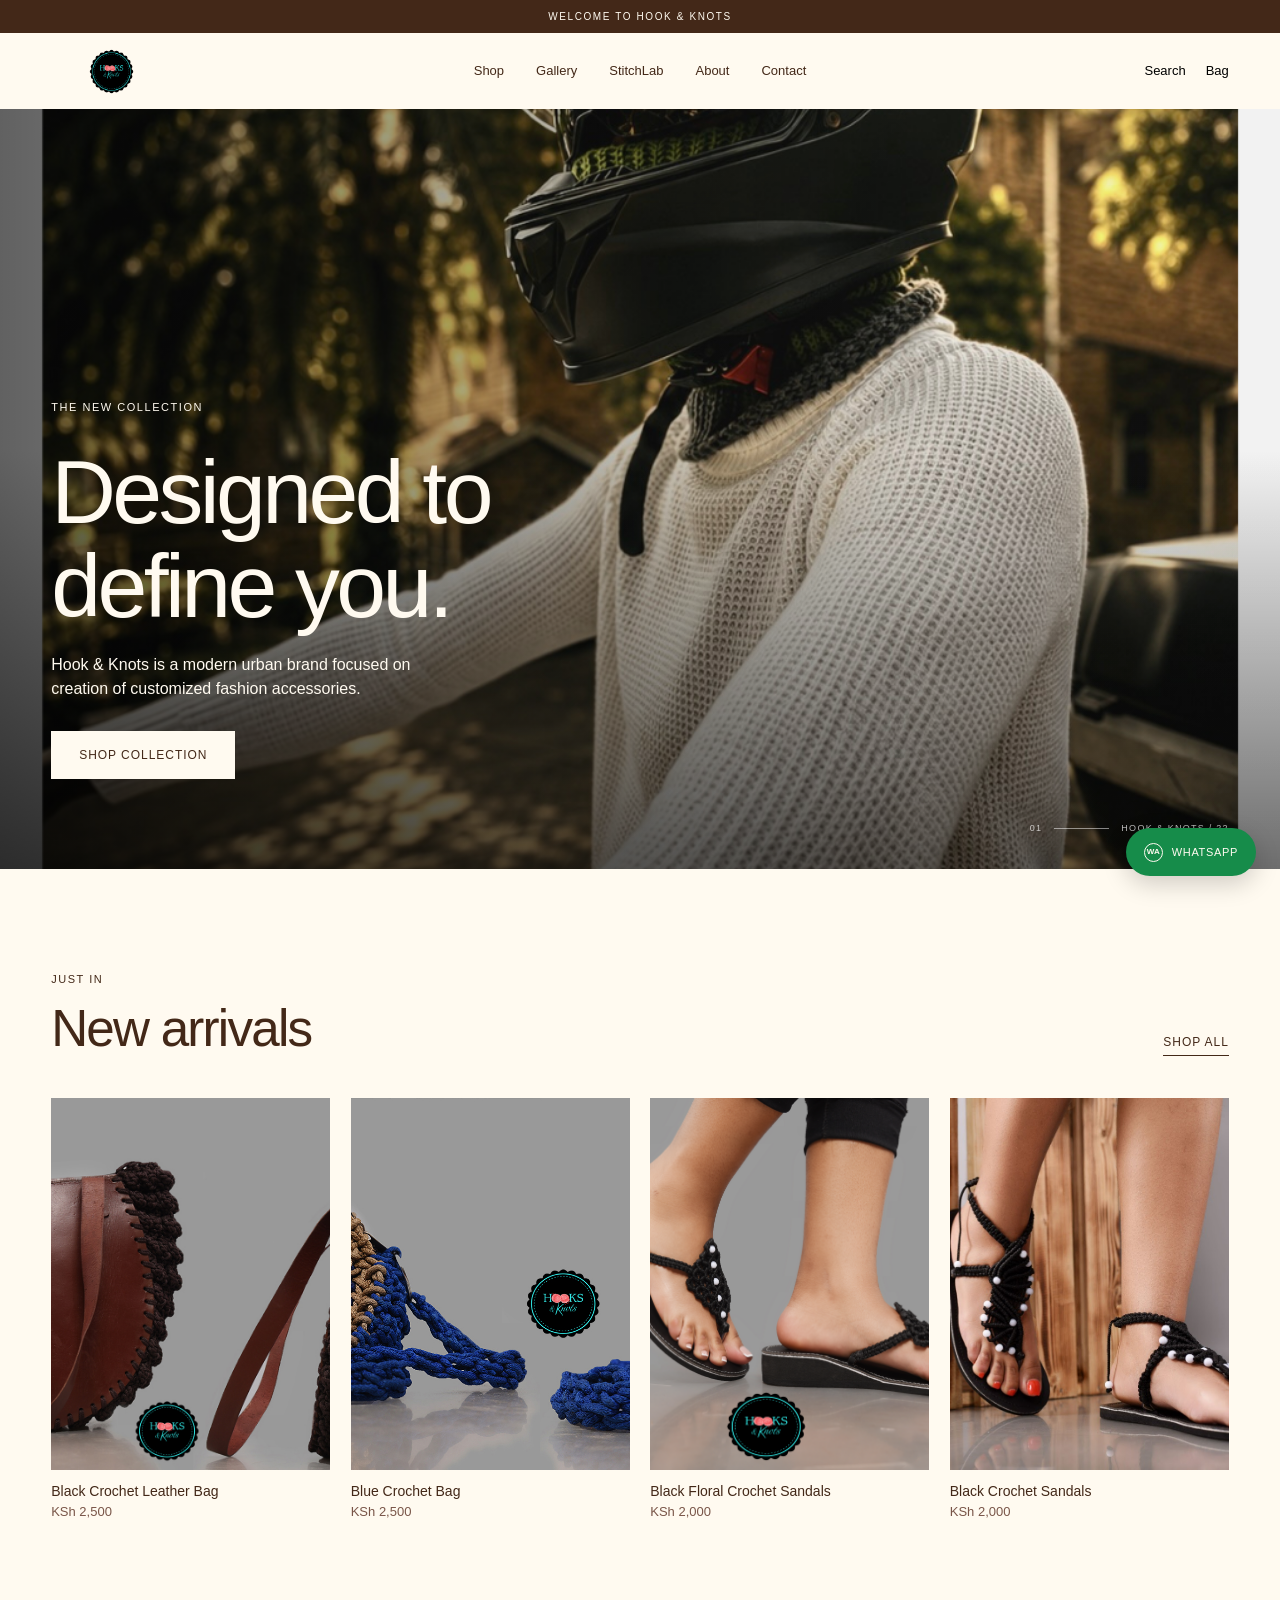
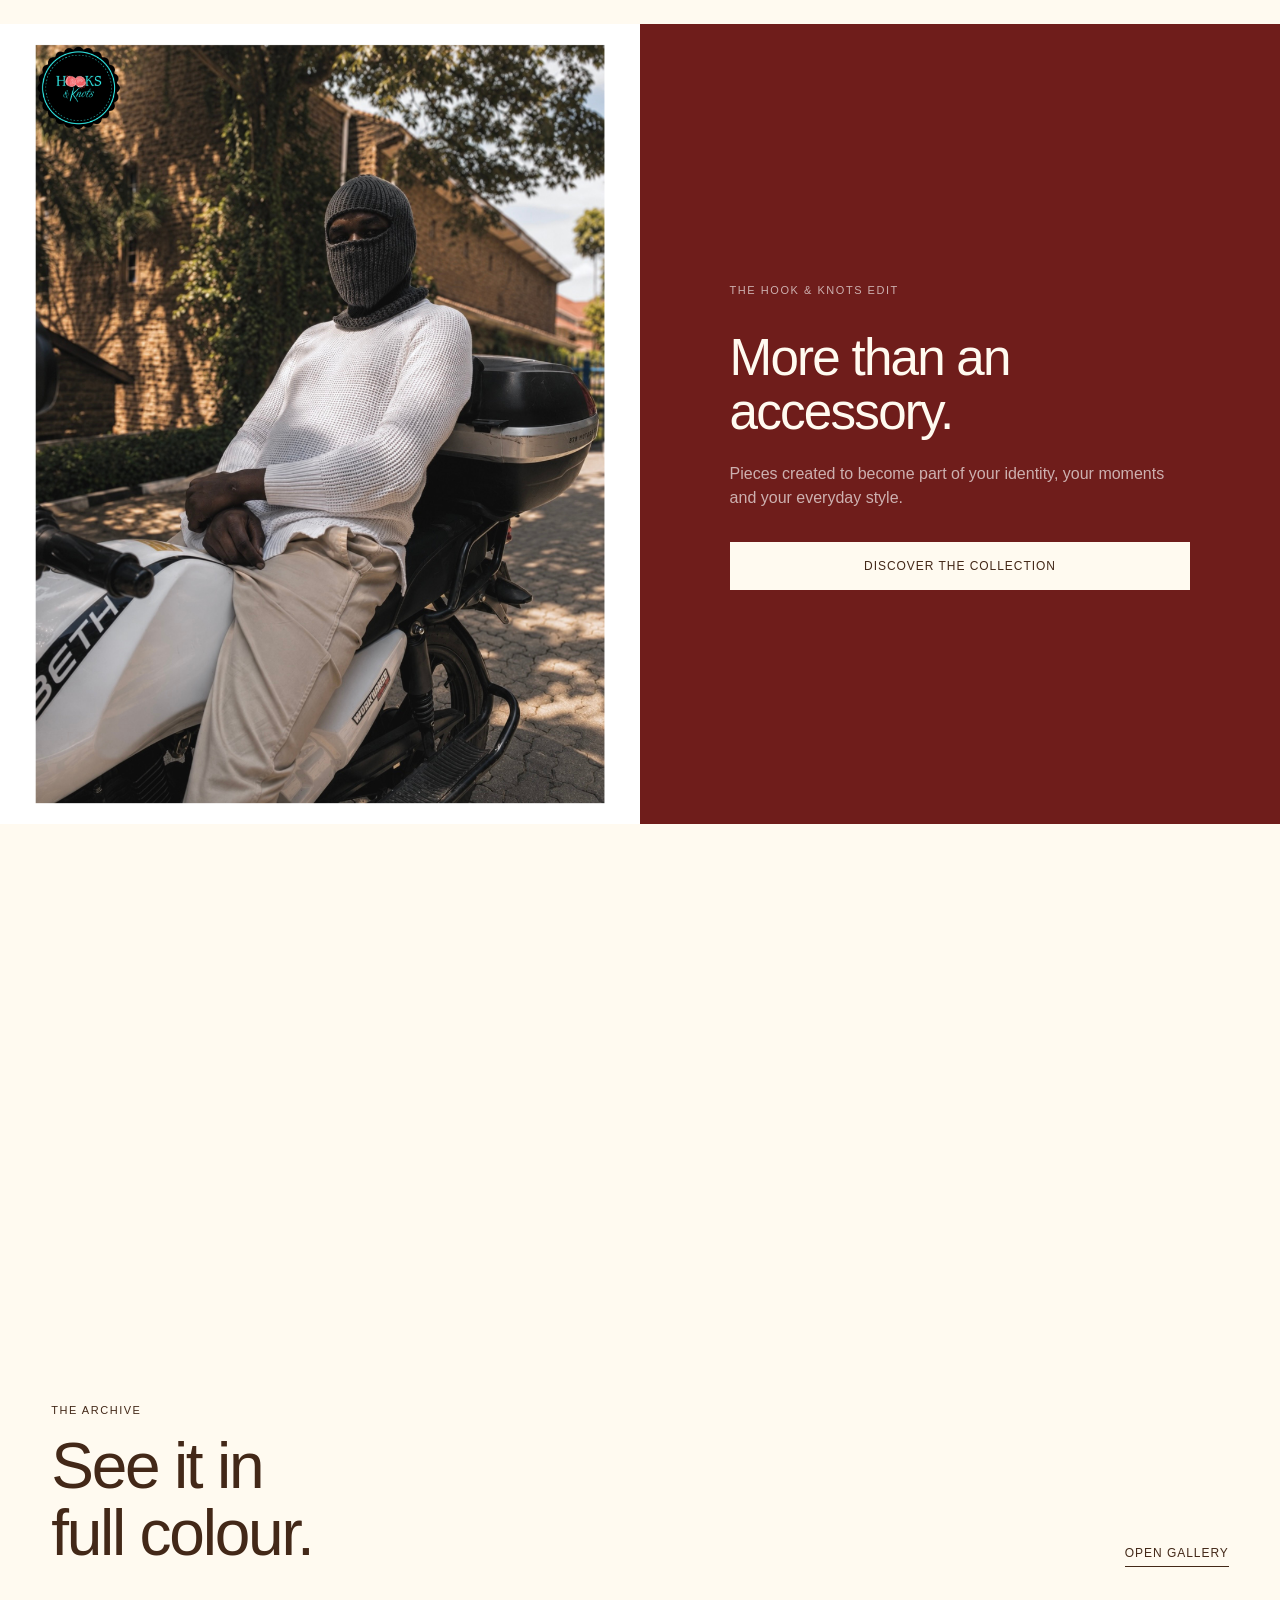
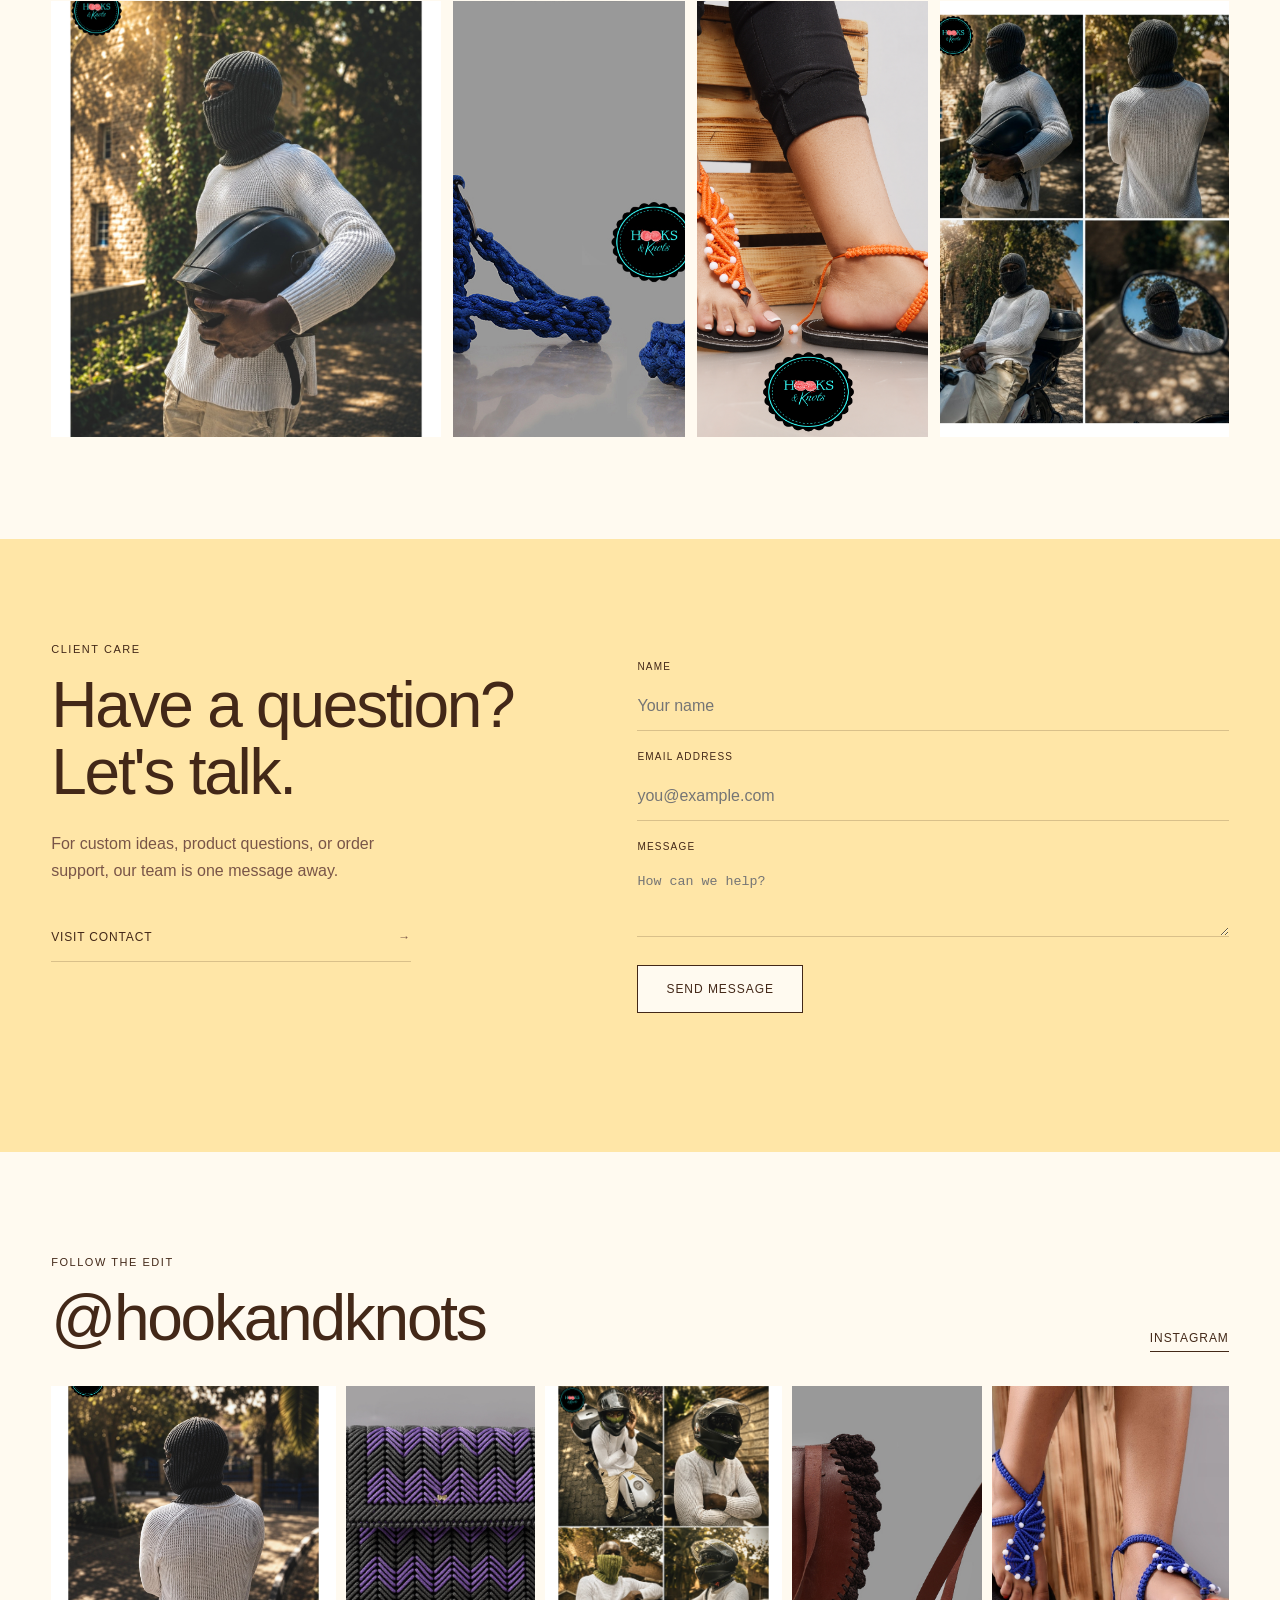
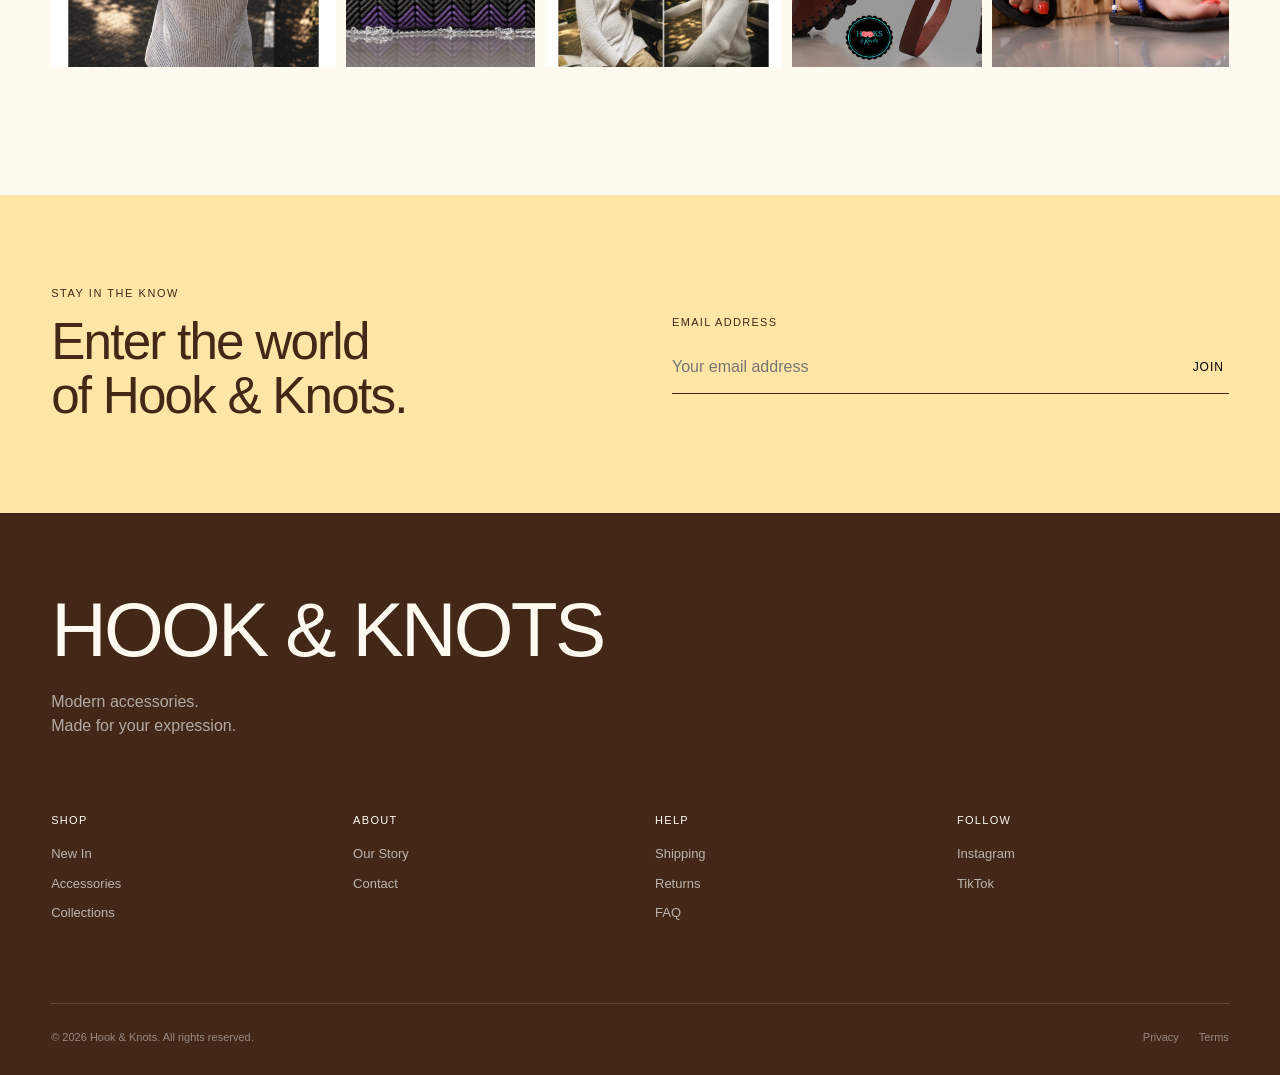
<file: index.html>
<!DOCTYPE html>
<html lang="en">
<head>
    <meta charset="UTF-8">
    <meta name="viewport" content="width=device-width, initial-scale=1.0">

    <meta
        name="description"
        content="Hook & Knots — modern fashion accessories designed for the woman who defines her own style."
    >

    <title>Hook & Knots — Modern Fashion Accessories</title>

    <link rel="stylesheet" href="css/style.css">
</head>

<body>

    <!-- =========================================
         ANNOUNCEMENT BAR
    ========================================== -->

    <div class="announcement-bar">
        <p>WELCOME TO HOOK & KNOTS</p>
    </div>


    <!-- =========================================
         HEADER
    ========================================== -->


    <header class="site-header">

<a href="/" class="logo">
    <img src="images/logo .png" alt="Hook & Knots" class="site-logo">
</a>
    <nav class="desktop-nav">

        <a href="shop.html">Shop</a>

        <a href="gallery.html">Gallery</a>

        <a href="stitchlab.html">StitchLab</a>

        <a href="about.html">About</a>

        <a href="contact.html">Contact</a>

    </nav>

    <div class="header-actions">

        <button
            class="icon-button"
            aria-label="Search"
            id="searchButton"
        >
            Search
        </button>

        <button
            class="icon-button"
            aria-label="Shopping bag"
            id="bagButton"
        >
            Cart
        </button>

        <button
            class="menu-button"
            aria-label="Open menu"
            id="menuButton"
        >
            Menu
        </button>

    </div>

</header>

<!-- =========================================
         MOBILE MENU
    ========================================== -->

    <div class="mobile-menu" id="mobileMenu">

        <button
            class="close-menu"
            id="closeMenu"
            aria-label="Close menu"
        >
            Close
        </button>

        <nav>
            <a href="shop.html">Shop</a>
            <a href="gallery.html">Gallery</a>
            <a href="stitchlab.html">StitchLab</a>
            <a href="about.html">About</a>
            <a href="contact.html">Contact</a>
        </nav>

    </div>


    <main>

        <!-- =====================================
             HERO
        ====================================== -->

        <section class="hero" aria-label="Hook & Knots visual collection">
            <div class="hero-slideshow" id="heroSlideshow" aria-live="polite">
                <div class="hero-slide is-active">
                    <img src="images/Culture7.png" alt="Hook & Knots fashion campaign">
                </div>
            </div>
            <div class="hero-shade"></div>
            <div class="hero-content">

                <p class="eyebrow">THE NEW COLLECTION</p>

                <h1>
                    Designed to<br>
                    define you.
                </h1>

                <p>
                    Hook & Knots is a modern urban brand focused on creation of customized fashion accessories.
                </p>

                <a href="#shop" class="button">
                    Shop Collection
                </a>

            </div>

            <div class="hero-status" aria-hidden="true">
                <span id="heroSlideNumber">01</span>
                <span class="hero-status-line"></span>
                <span>HOOK &amp; KNOTS / 22</span>
            </div>

        </section>


        <!-- =====================================
             NEW ARRIVALS
        ====================================== -->

        <section class="section products-section" id="new">

            <div class="section-heading">

                <div>
                    <p class="eyebrow">JUST IN</p>
                    <h2>New arrivals</h2>
                </div>

                <a href="#" class="text-link">
                    Shop all
                </a>

            </div>


            <div class="product-grid">

                <div class="product-card">
    <a href="product.html">
        <div class="product-image">
            <img src="images/black crochet brown leather bag.jpg"
                 alt="Black Crochet Brown Leather Bag">
        </div>

        <div class="product-info">
            <h3>Black Crochet Leather Bag</h3>
            <p>KSh 2,500</p>
        </div>
    </a>
</div>

<div class="product-card">
    <a href="product.html">
        <div class="product-image">
            <img src="images/Blue crochet bag.jpg"
                 alt="Blue Crochet Bag">
        </div>

        <div class="product-info">
            <h3>Blue Crochet Bag</h3>
            <p>KSh 2,500</p>
        </div>
    </a>
</div>

<div class="product-card">
    <a href="product.html">
        <div class="product-image">
            <img src="images/Black Sandals floral crochet design.JPG"
                 alt="Black Floral Crochet Sandals">
        </div>

        <div class="product-info">
            <h3>Black Floral Crochet Sandals</h3>
            <p>KSh 2,000</p>
        </div>
    </a>
</div>

<div class="product-card">
    <a href="product.html">
        <div class="product-image">
            <img src="images/product black crochet sandles .jpg"
                 alt="Black Crochet Sandals">
        </div>

        <div class="product-info">
            <h3>Black Crochet Sandals</h3>
            <p>KSh 2,000</p>
        </div>
    </a>
</div>

            </div>

        </section>


        <!-- =====================================
             EDITORIAL / CAMPAIGN
        ====================================== -->

        <section class="editorial" id="collections">

            <div class="editorial-image ">
                <img src="images/culture3.png"
                 alt="Black Crochet Sandals">
                
            </div>

            <div class="editorial-content">

                <p class="eyebrow">THE HOOK &amp; KNOTS EDIT</p>

                <h2>
                    More than an accessory.
                </h2>

                <p>
                    Pieces created to become part of your identity,
                    your moments and your everyday style.
                </p>

                    <a href="gallery.html" class="button button-light">
                    Discover the collection
                </a>

            </div>

        </section>


        <!-- =====================================
             BRAND STATEMENT
        ====================================== -->

        <section class="brand-statement" id="about">

            <p class="eyebrow">HOOK &amp; KNOTS</p>

            <h2>
                Fashion is how<br>
                you make it yours.
            </h2>

            <p>
                We create modern accessories for women who
                express themselves without compromise.
            </p>

            <a href="about.html" class="text-link">
                Our story
            </a>

        </section>

        <section class="home-gallery-preview">
            <div class="section-heading">
                <div><p class="eyebrow">THE ARCHIVE</p><h2>See it in<br>full colour.</h2></div>
                <a href="gallery.html" class="text-link">Open gallery</a>
            </div>
            <div class="home-gallery-strip">
                <a href="gallery.html"><img src="images/culture4.png" alt="Hook & Knots campaign styling" loading="lazy"></a>
                <a href="gallery.html"><img src="images/Blue crochet bag.jpg" alt="Blue crochet bag" loading="lazy"></a>
                <a href="gallery.html"><img src="images/product orange crochet sandles .JPG" alt="Orange crochet sandals" loading="lazy"></a>
                <a href="gallery.html"><img src="images/culture8.png" alt="Hook & Knots campaign portrait" loading="lazy"></a>
            </div>
        </section>

        <section class="home-contact-preview">
            <div><p class="eyebrow">CLIENT CARE</p><h2>Have a question?<br>Let's talk.</h2><p>For custom ideas, product questions, or order support, our team is one message away.</p><a class="contact-direct" href="contact.html">Visit contact <span>→</span></a></div>
            <form class="contact-form homepage-contact-form" id="homepageContactForm">
                <label for="homepageName">Name</label><input id="homepageName" name="name" type="text" placeholder="Your name" required>
                <label for="homepageEmail">Email address</label><input id="homepageEmail" name="email" type="email" placeholder="you@example.com" required>
                <label for="homepageMessage">Message</label><textarea id="homepageMessage" name="message" rows="3" placeholder="How can we help?" required></textarea>
                <button class="button" type="submit">Send message</button><p class="form-status" id="homepageContactStatus" role="status"></p>
            </form>
        </section>

        <section class="instagram-preview">
            <div class="section-heading"><div><p class="eyebrow">FOLLOW THE EDIT</p><h2>@hookandknots</h2></div><a href="#" class="text-link">Instagram</a></div>
            <div class="instagram-grid"><a href="#"><img src="images/culture6.png" alt="Hook & Knots campaign portrait" loading="lazy"></a><a href="#"><img src="images/product purple sling bag1.JPG" alt="Purple crochet sling bag" loading="lazy"></a><a href="#"><img src="images/culture9.png" alt="Hook & Knots campaign portrait" loading="lazy"></a><a href="#"><img src="images/black crochet brown leather bag.jpg" alt="Black crochet leather bag" loading="lazy"></a><a href="#"><img src="images/product blue crochet sandles .jpg" alt="Blue crochet sandals" loading="lazy"></a></div>
        </section>


        <!-- =====================================
             NEWSLETTER
        ====================================== -->

        <section class="newsletter">

            <div>

                <p class="eyebrow">STAY IN THE KNOW</p>

                <h2>
                    Enter the world<br>
                    of Hook &amp; Knots.
                </h2>

            </div>

            <form class="newsletter-form">

                <label for="email">
                    Email address
                </label>

                <div class="newsletter-input">

                    <input
                        type="email"
                        id="email"
                        placeholder="Your email address"
                        required
                    >

                    <button type="submit">
                        Join
                    </button>

                </div>

            </form>

        </section>

    </main>


    <!-- =========================================
         FOOTER
    ========================================== -->

    <footer class="site-footer">

        <div class="footer-brand">

            <h2>HOOK &amp; KNOTS</h2>

            <p>
                Modern accessories.<br>
                Made for your expression.
            </p>

        </div>


        <div class="footer-links">

            <div>
                <h3>Shop</h3>

                <a href="#new">New In</a>
                <a href="#shop">Accessories</a>
                <a href="#collections">Collections</a>

            </div>


            <div>
                <h3>About</h3>

                <a href="about.html">Our Story</a>
                <a href="contact.html">Contact</a>

            </div>


            <div>
                <h3>Help</h3>

                <a href="#">Shipping</a>
                <a href="#">Returns</a>
                <a href="#">FAQ</a>

            </div>


            <div>
                <h3>Follow</h3>

                <a href="#">Instagram</a>
                <a href="#">TikTok</a>

            </div>

        </div>


        <div class="footer-bottom">

            <p>
                © 2026 Hook &amp; Knots. All rights reserved.
            </p>

            <div>
                <a href="#">Privacy</a>
                <a href="#">Terms</a>
            </div>

        </div>

    </footer>


    <a
        class="whatsapp-button"
        href="https://wa.me/254736953766?text=Hello%20Hook%20%26%20Knots"
        target="_blank"
        rel="noopener noreferrer"
        aria-label="Chat with Hook & Knots on WhatsApp"
    >
        <span aria-hidden="true">WA</span>
        WhatsApp
    </a>


    <script src="js/script.js"></script>

</body>
</html>
</file>
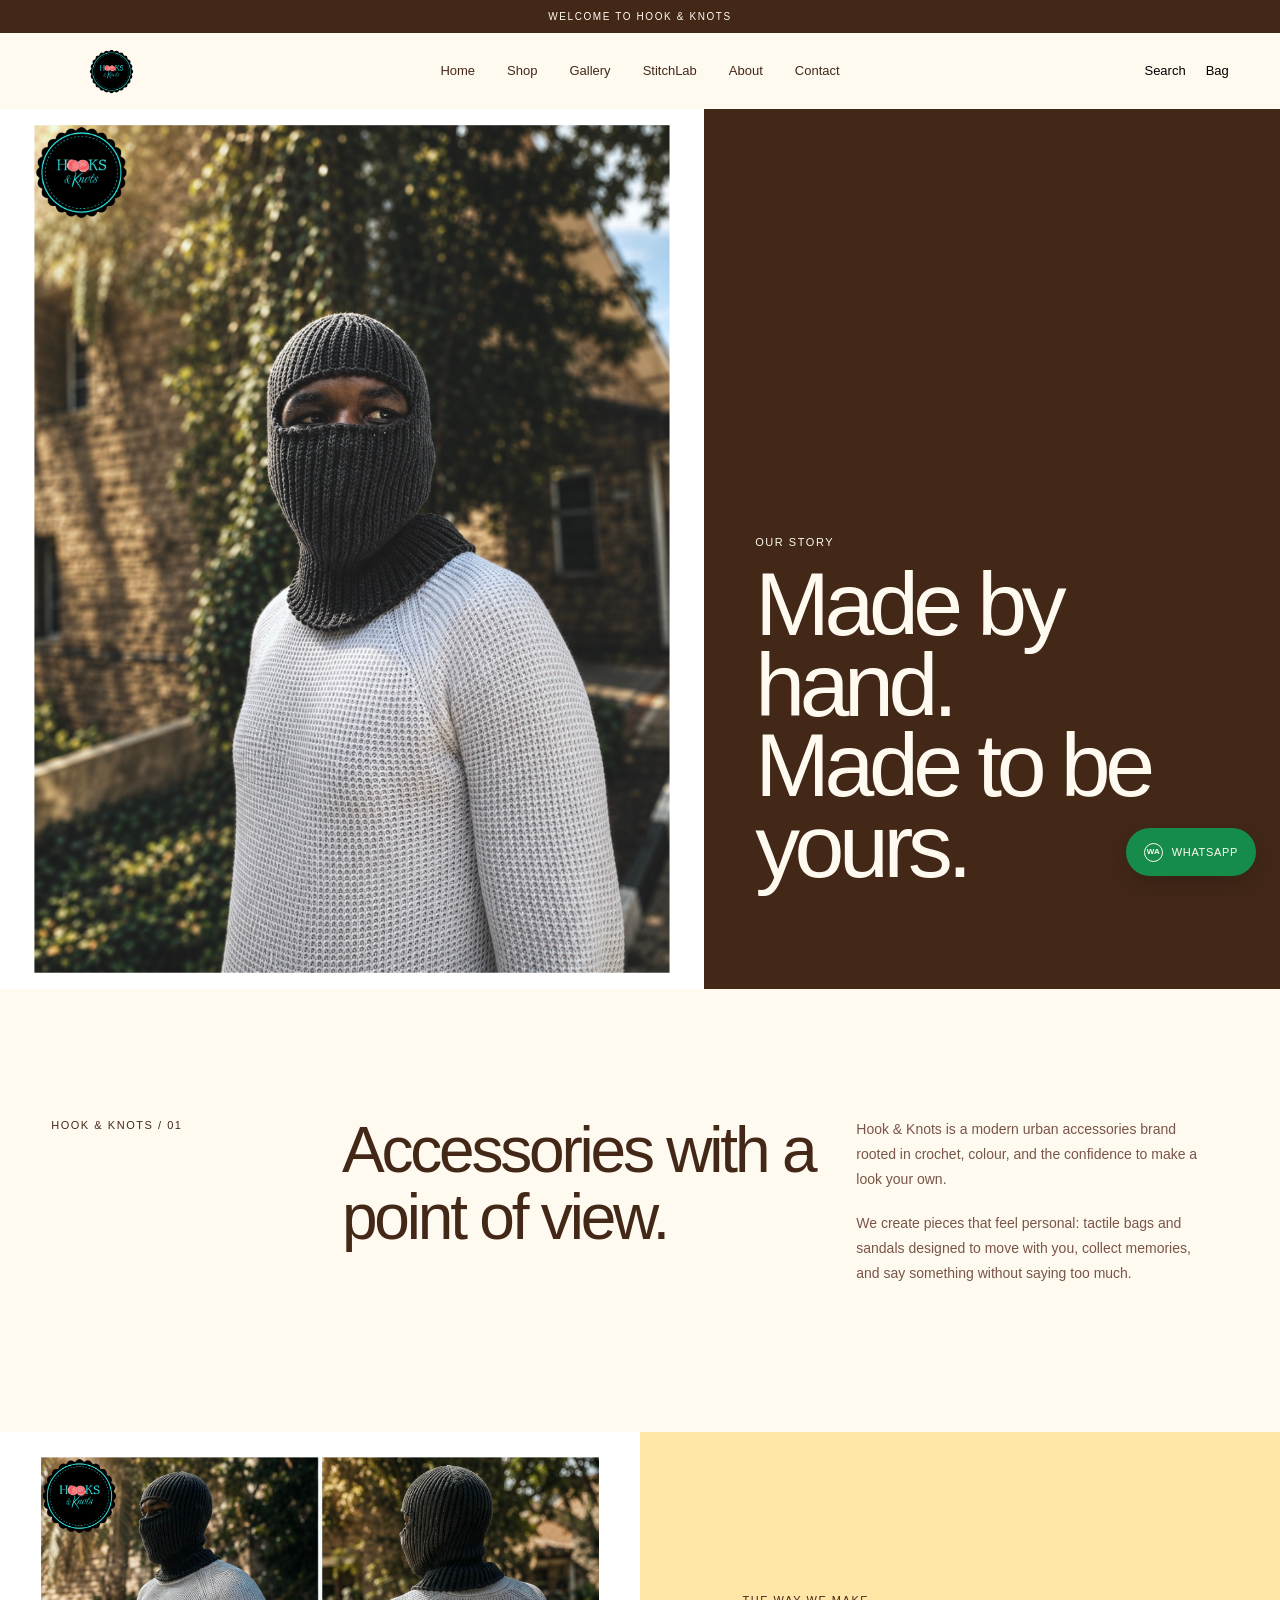
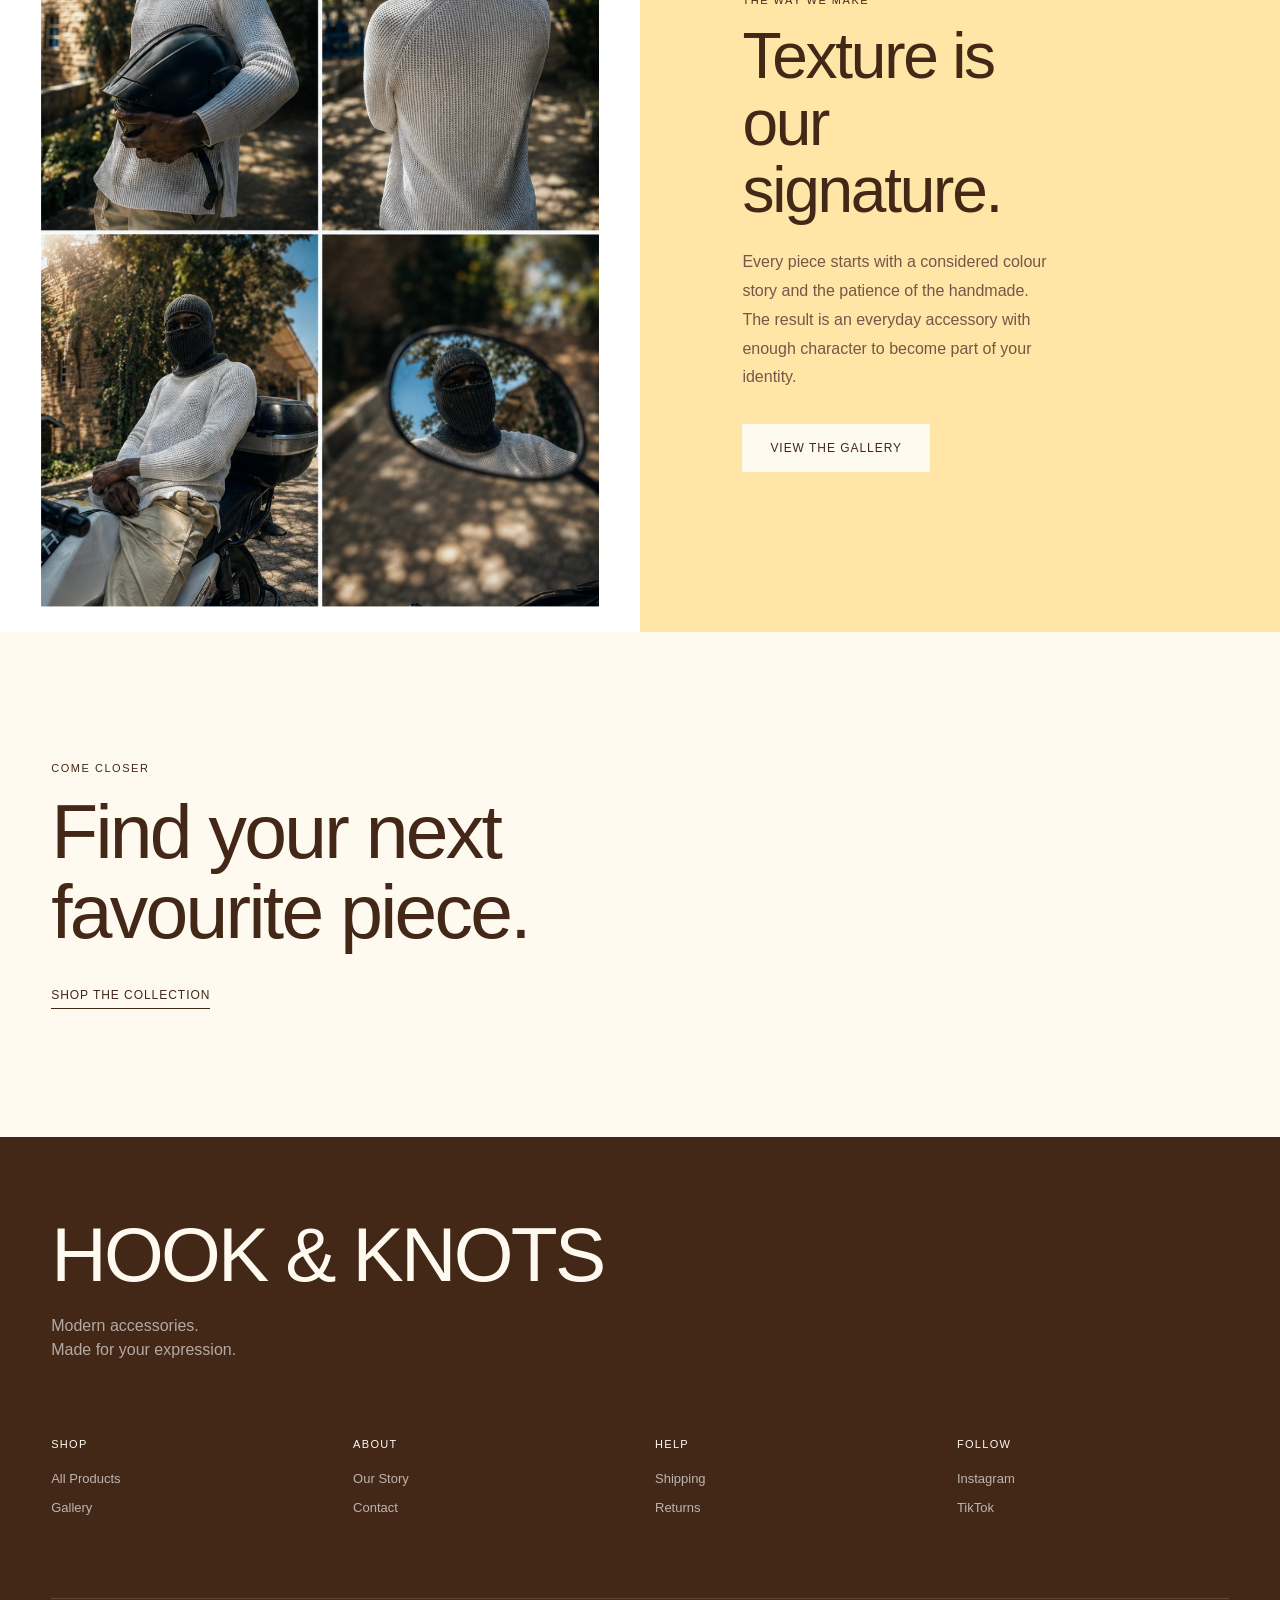
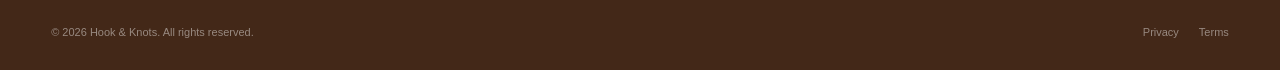
<file: about.html>
<!DOCTYPE html>
<html lang="en">
<head>
    <meta charset="UTF-8">
    <meta name="viewport" content="width=device-width, initial-scale=1.0">
    <meta name="description" content="Meet Hook & Knots, a modern accessories brand creating expressive crochet pieces by hand.">
    <meta property="og:title" content="About Hook & Knots">
    <meta property="og:description" content="Modern accessories made for your expression.">
    <meta property="og:image" content="images/culture5.png">
    <title>About — Hook & Knots</title>
    <link rel="stylesheet" href="css/style.css">
</head>
<body class="about-page">
    <div class="announcement-bar"><p>WELCOME TO HOOK &amp; KNOTS</p></div>
    <header class="site-header">
        <a href="index.html" class="logo"><img src="images/logo .png" alt="Hook & Knots" class="site-logo"></a>
        <nav class="desktop-nav"><a href="index.html">Home</a><a href="shop.html">Shop</a><a href="gallery.html">Gallery</a><a href="stitchlab.html">StitchLab</a><a href="about.html" class="active">About</a><a href="contact.html">Contact</a></nav>
        <div class="header-actions"><button class="icon-button" id="searchButton" aria-label="Search">Search</button><button class="icon-button" id="bagButton" aria-label="Shopping bag">Bag</button><button class="menu-button" id="menuButton" aria-label="Open menu">Menu</button></div>
    </header>
    <div class="mobile-menu" id="mobileMenu"><button class="close-menu" id="closeMenu" aria-label="Close menu">Close</button><nav><a href="index.html">Home</a><a href="shop.html">Shop</a><a href="gallery.html">Gallery</a><a href="stitchlab.html">StitchLab</a><a href="about.html">About</a><a href="contact.html">Contact</a></nav></div>
    <main>
        <section class="about-hero"><div class="about-hero-image"><img src="images/culture5.png" alt="Hook & Knots campaign styling"></div><div class="about-hero-copy"><p class="eyebrow">OUR STORY</p><h1>Made by hand.<br>Made to be yours.</h1></div></section>
        <section class="about-intro"><p class="eyebrow">HOOK &amp; KNOTS / 01</p><h2>Accessories with a point of view.</h2><div><p>Hook &amp; Knots is a modern urban accessories brand rooted in crochet, colour, and the confidence to make a look your own.</p><p>We create pieces that feel personal: tactile bags and sandals designed to move with you, collect memories, and say something without saying too much.</p></div></section>
        <section class="about-values"><div class="about-value-image"><img src="images/culture8.png" alt="Hook & Knots campaign portrait" loading="lazy"></div><div class="about-value-copy"><p class="eyebrow">THE WAY WE MAKE</p><h2>Texture is our signature.</h2><p>Every piece starts with a considered colour story and the patience of the handmade. The result is an everyday accessory with enough character to become part of your identity.</p><a class="button" href="gallery.html">View the gallery</a></div></section>
        <section class="about-cta"><p class="eyebrow">COME CLOSER</p><h2>Find your next<br>favourite piece.</h2><a class="text-link" href="shop.html">Shop the collection</a></section>
    </main>
    <footer class="site-footer"><div class="footer-brand"><h2>HOOK &amp; KNOTS</h2><p>Modern accessories.<br>Made for your expression.</p></div><div class="footer-links"><div><h3>Shop</h3><a href="shop.html">All Products</a><a href="gallery.html">Gallery</a></div><div><h3>About</h3><a href="about.html">Our Story</a><a href="contact.html">Contact</a></div><div><h3>Help</h3><a href="#">Shipping</a><a href="#">Returns</a></div><div><h3>Follow</h3><a href="#">Instagram</a><a href="#">TikTok</a></div></div><div class="footer-bottom"><p>© 2026 Hook &amp; Knots. All rights reserved.</p><div><a href="#">Privacy</a><a href="#">Terms</a></div></div></footer>
    <a class="whatsapp-button" href="https://wa.me/254736953766?text=Hello%20Hook%20%26%20Knots" target="_blank" rel="noopener noreferrer" aria-label="Chat with Hook & Knots on WhatsApp"><span aria-hidden="true">WA</span> WhatsApp</a>
    <script src="js/script.js"></script>
</body>
</html>
</file>
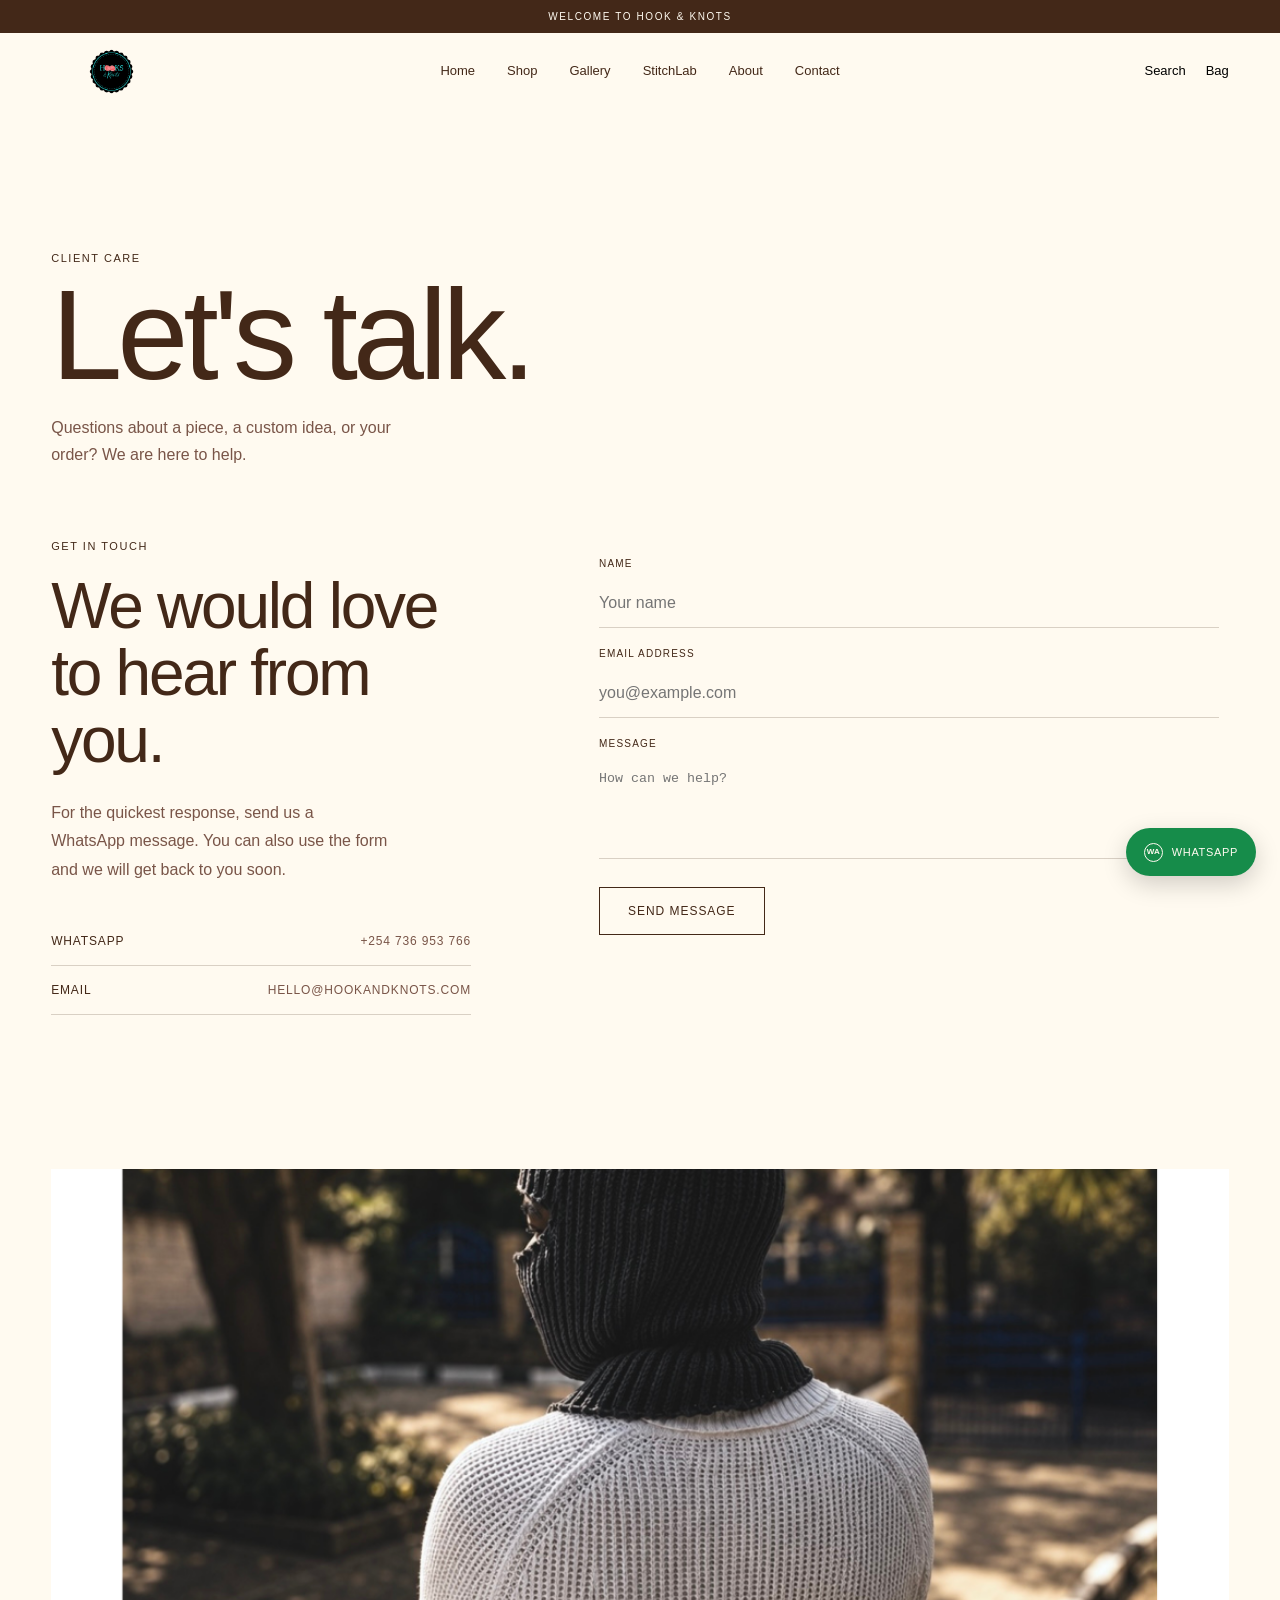
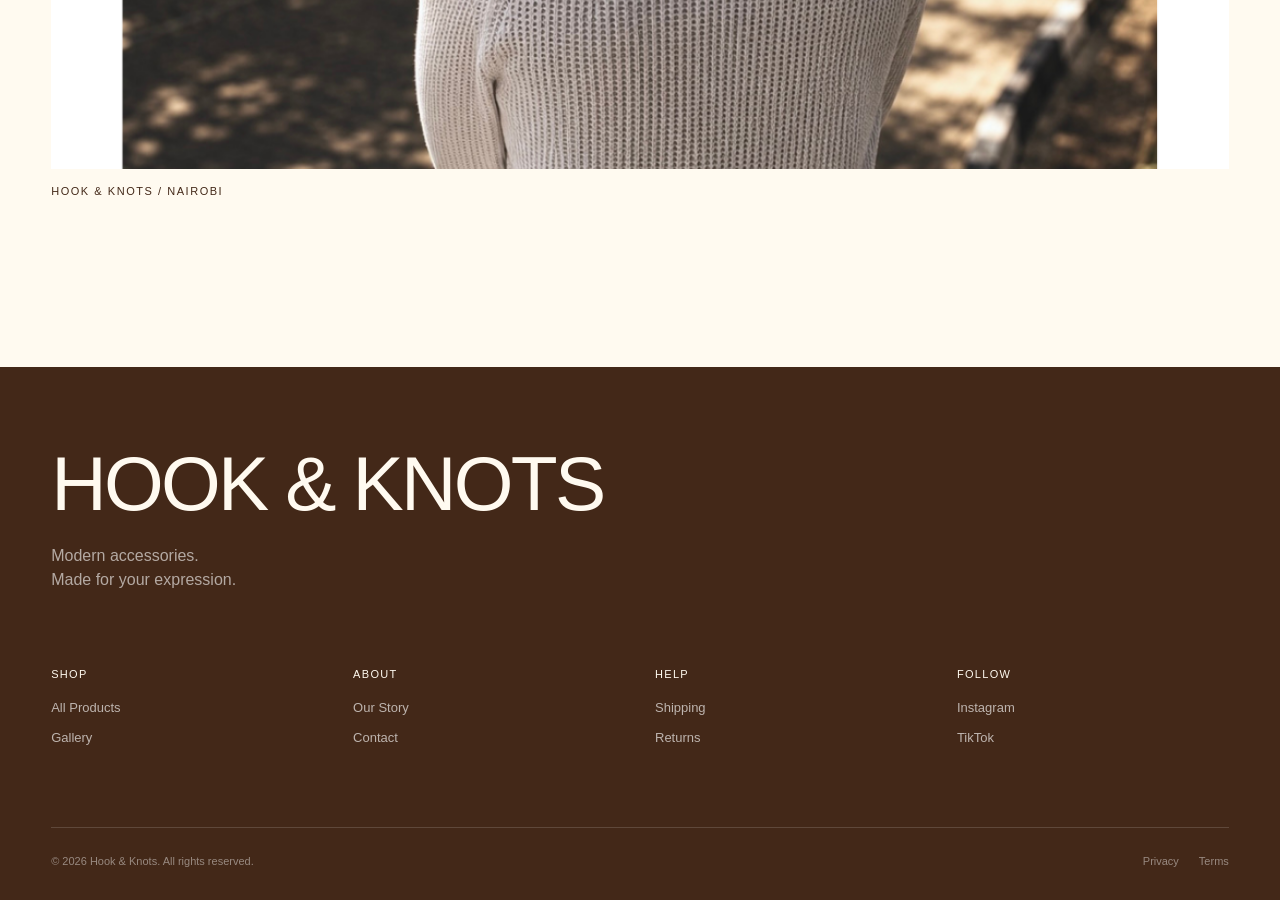
<file: contact.html>
<!DOCTYPE html>
<html lang="en">
<head>
    <meta charset="UTF-8">
    <meta name="viewport" content="width=device-width, initial-scale=1.0">
    <meta name="description" content="Contact Hook & Knots for product questions, custom accessories, and client care.">
    <meta property="og:title" content="Contact — Hook & Knots">
    <meta property="og:description" content="We would love to hear from you.">
    <meta property="og:image" content="images/culture6.png">
    <title>Contact — Hook & Knots</title>
    <link rel="stylesheet" href="css/style.css">
</head>
<body class="contact-page">
    <div class="announcement-bar"><p>WELCOME TO HOOK &amp; KNOTS</p></div>
    <header class="site-header"><a href="index.html" class="logo"><img src="images/logo .png" alt="Hook & Knots" class="site-logo"></a><nav class="desktop-nav"><a href="index.html">Home</a><a href="shop.html">Shop</a><a href="gallery.html">Gallery</a><a href="stitchlab.html">StitchLab</a><a href="about.html">About</a><a href="contact.html" class="active">Contact</a></nav><div class="header-actions"><button class="icon-button" id="searchButton" aria-label="Search">Search</button><button class="icon-button" id="bagButton" aria-label="Shopping bag">Bag</button><button class="menu-button" id="menuButton" aria-label="Open menu">Menu</button></div></header>
    <div class="mobile-menu" id="mobileMenu"><button class="close-menu" id="closeMenu" aria-label="Close menu">Close</button><nav><a href="index.html">Home</a><a href="shop.html">Shop</a><a href="gallery.html">Gallery</a><a href="stitchlab.html">StitchLab</a><a href="about.html">About</a><a href="contact.html">Contact</a></nav></div>
    <main>
        <section class="contact-heading"><p class="eyebrow">CLIENT CARE</p><h1>Let's talk.</h1><p>Questions about a piece, a custom idea, or your order? We are here to help.</p></section>
        <section class="contact-layout"><div class="contact-details"><p class="eyebrow">GET IN TOUCH</p><h2>We would love<br>to hear from you.</h2><p>For the quickest response, send us a WhatsApp message. You can also use the form and we will get back to you soon.</p><a class="contact-direct" href="https://wa.me/254736953766?text=Hello%20Hook%20%26%20Knots" target="_blank" rel="noopener noreferrer">WhatsApp <span>+254 736 953 766</span></a><a class="contact-direct" href="mailto:hello@hookandknots.com">Email <span>hello@hookandknots.com</span></a></div><form class="contact-form" id="contactForm"><label for="contactName">Name</label><input id="contactName" name="name" type="text" placeholder="Your name" required><label for="contactEmail">Email address</label><input id="contactEmail" name="email" type="email" placeholder="you@example.com" required><label for="contactMessage">Message</label><textarea id="contactMessage" name="message" rows="5" placeholder="How can we help?" required></textarea><button class="button" type="submit">Send message</button><p class="form-status" id="contactStatus" role="status"></p></form></section>
        <section class="contact-image"><img src="images/culture6.png" alt="Hook & Knots campaign portrait" loading="lazy"><p class="eyebrow">HOOK &amp; KNOTS / NAIROBI</p></section>
    </main>
    <footer class="site-footer"><div class="footer-brand"><h2>HOOK &amp; KNOTS</h2><p>Modern accessories.<br>Made for your expression.</p></div><div class="footer-links"><div><h3>Shop</h3><a href="shop.html">All Products</a><a href="gallery.html">Gallery</a></div><div><h3>About</h3><a href="about.html">Our Story</a><a href="contact.html">Contact</a></div><div><h3>Help</h3><a href="#">Shipping</a><a href="#">Returns</a></div><div><h3>Follow</h3><a href="#">Instagram</a><a href="#">TikTok</a></div></div><div class="footer-bottom"><p>© 2026 Hook &amp; Knots. All rights reserved.</p><div><a href="#">Privacy</a><a href="#">Terms</a></div></div></footer>
    <a class="whatsapp-button" href="https://wa.me/254736953766?text=Hello%20Hook%20%26%20Knots" target="_blank" rel="noopener noreferrer" aria-label="Chat with Hook & Knots on WhatsApp"><span aria-hidden="true">WA</span> WhatsApp</a>
    <script src="js/script.js"></script>
</body>
</html>
</file>
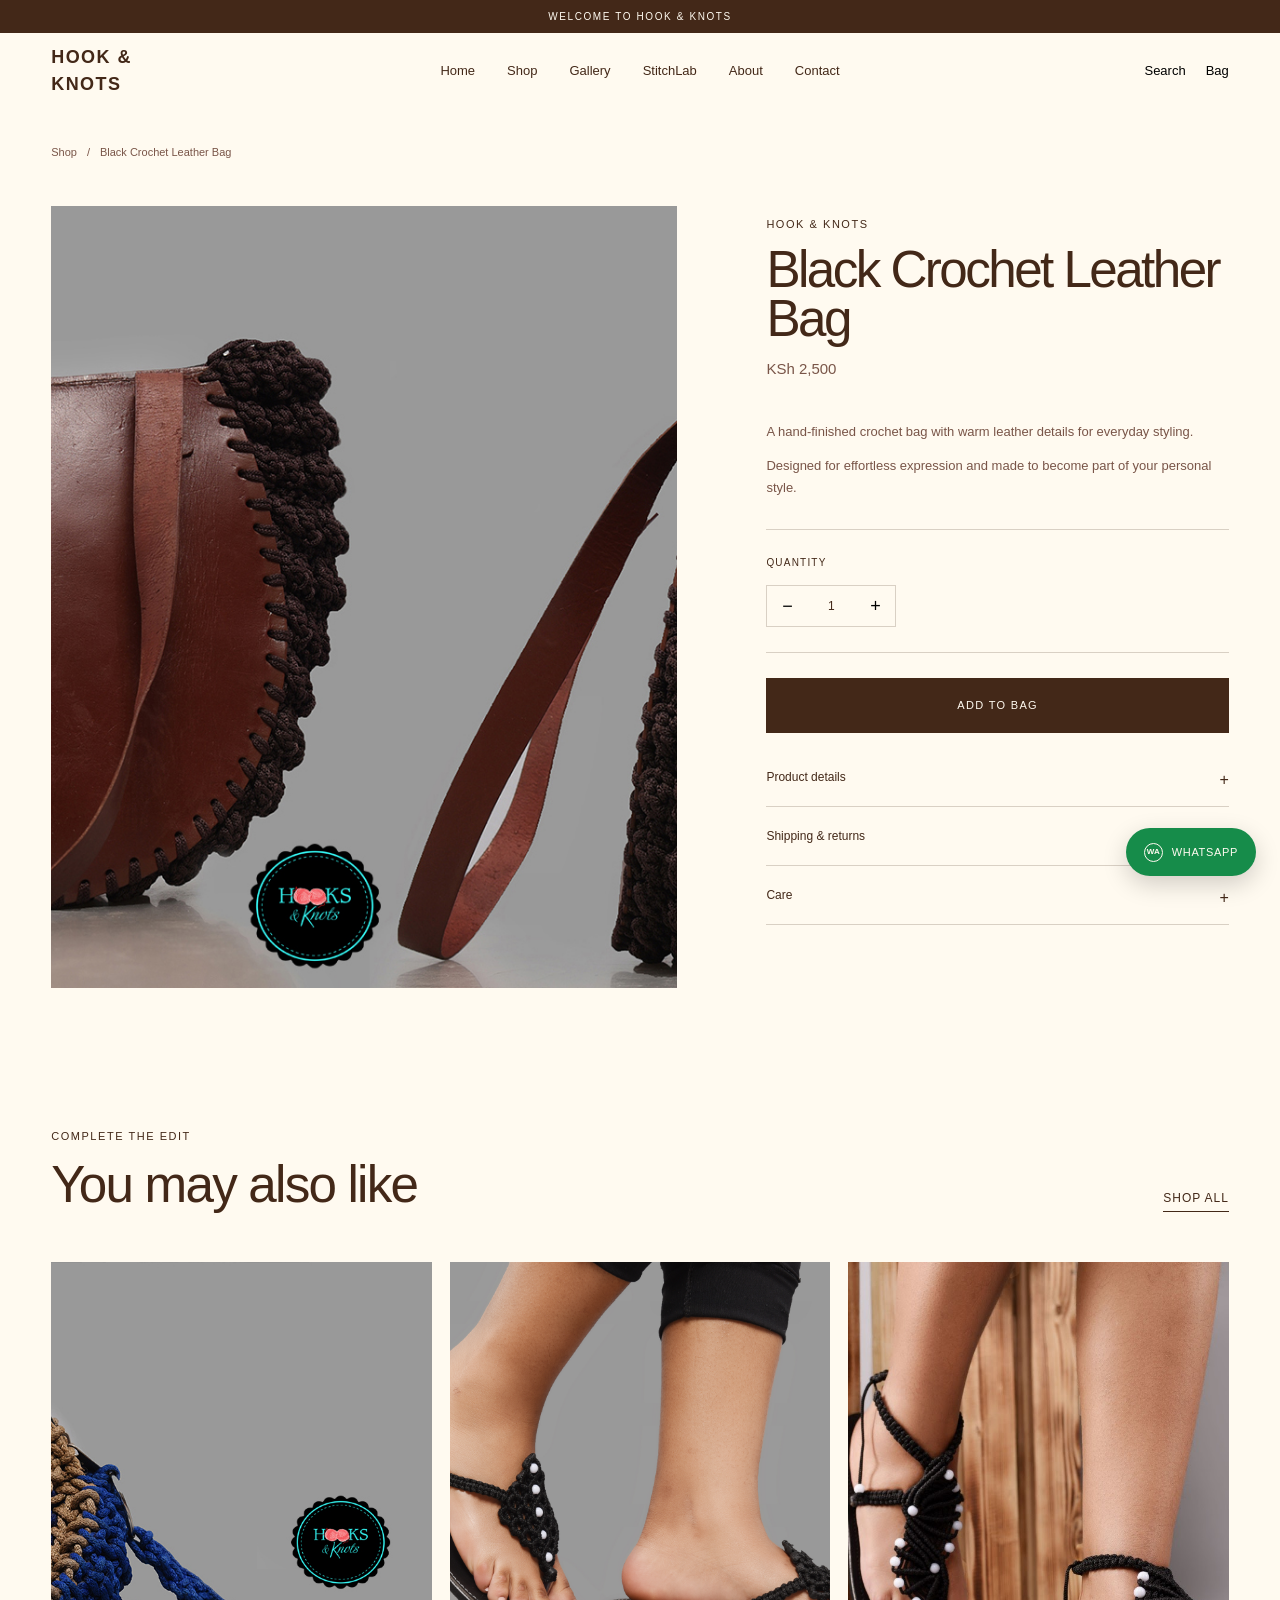
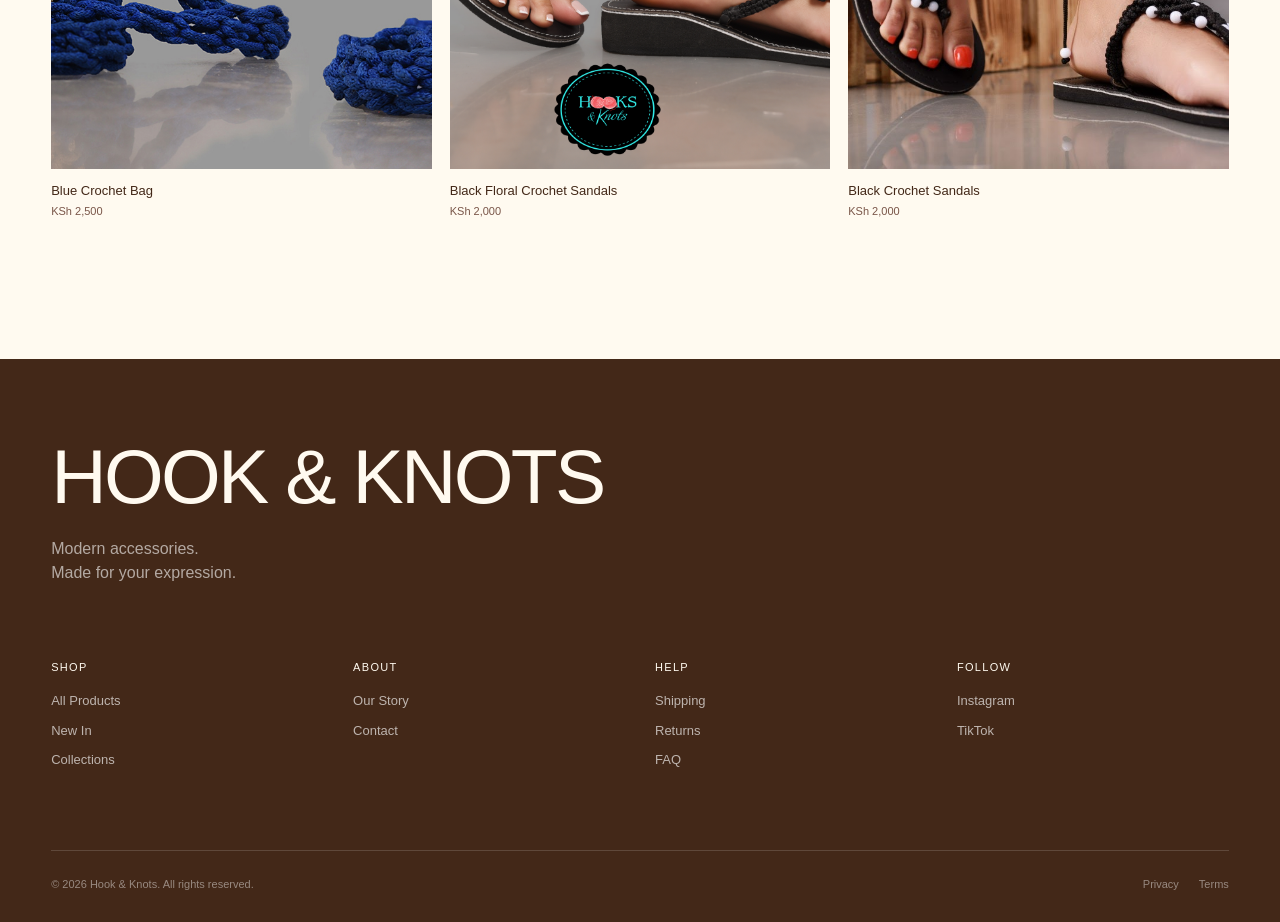
<file: product.html>
<!DOCTYPE html>
<html lang="en">

<head>
    <meta charset="UTF-8">

    <meta
        name="viewport"
        content="width=device-width, initial-scale=1.0"
    >

    <meta
        name="description"
        content="Discover Hook & Knots accessories."
    >

    <title>Product — Hook & Knots</title>

    <link
        rel="stylesheet"
        href="css/style.css"
    >
</head>


<body>

    <!-- =========================================
         ANNOUNCEMENT BAR
    ========================================== -->

    <div class="announcement-bar">
        <p>WELCOME TO HOOK &amp; KNOTS</p>
    </div>


    <!-- =========================================
         HEADER
    ========================================== -->

    <header class="site-header">

        <a href="index.html" class="logo">
            HOOK &amp; KNOTS
        </a>


        <nav class="desktop-nav">

            <a href="index.html">
                Home
            </a>

            <a href="shop.html">
                Shop
            </a>

            <a href="gallery.html">
                Gallery
            </a>

            <a href="stitchlab.html">
                StitchLab
            </a>

            <a href="about.html">
                About
            </a>

            <a href="contact.html">
                Contact
            </a>

        </nav>


        <div class="header-actions">

            <button
                class="icon-button"
                id="searchButton"
                aria-label="Search"
            >
                Search
            </button>


            <button
                class="icon-button"
                id="bagButton"
                aria-label="Shopping bag"
            >
                Bag
            </button>


            <button
                class="menu-button"
                id="menuButton"
                aria-label="Open menu"
            >
                Menu
            </button>

        </div>

    </header>


    <!-- =========================================
         MOBILE MENU
    ========================================== -->

    <div
        class="mobile-menu"
        id="mobileMenu"
    >

        <button
            class="close-menu"
            id="closeMenu"
        >
            Close
        </button>


        <nav>

            <a href="index.html">
                Home
            </a>

            <a href="shop.html">
                Shop
            </a>

            <a href="gallery.html">
                Gallery
            </a>

            <a href="stitchlab.html">
                StitchLab
            </a>

            <a href="about.html">
                About
            </a>

            <a href="contact.html">
                Contact
            </a>

        </nav>

    </div>


    <main>

        <!-- =====================================
             BREADCRUMB
        ====================================== -->

        <div class="product-breadcrumb">

            <a href="shop.html">
                Shop
            </a>

            <span>/</span>

            <span>
                Signature Piece
            </span>

        </div>


        <!-- =====================================
             PRODUCT
        ====================================== -->

        <section class="product-detail">


            <!-- IMAGE -->

            <div class="product-detail-image">

                <div class="product-main-image">

                    <span>
                        PRODUCT IMAGE
                    </span>

                </div>

            </div>


            <!-- INFORMATION -->

            <div class="product-detail-info">

                <p class="eyebrow">
                    HOOK &amp; KNOTS
                </p>


                <h1>
                    Signature Piece
                </h1>


                <p class="product-price">
                    KSh 2,500
                </p>


                <div class="product-description">

                    <p>
                        A refined statement accessory
                        designed to elevate everyday
                        styling.
                    </p>

                    <p>
                        Designed for effortless
                        expression and made to become
                        part of your personal style.
                    </p>

                </div>


                <!-- OPTIONS -->

                <div class="product-option">

                    <label>
                        Colour
                    </label>

                    <div class="option-buttons">

                        <button
                            class="option-button active"
                            type="button"
                        >
                            Black
                        </button>

                        <button
                            class="option-button"
                            type="button"
                        >
                            Gold
                        </button>

                        <button
                            class="option-button"
                            type="button"
                        >
                            Silver
                        </button>

                    </div>

                </div>


                <!-- QUANTITY -->

                <div class="product-option">

                    <label>
                        Quantity
                    </label>

                    <div class="quantity-selector">

                        <button
                            type="button"
                            id="decreaseQuantity"
                        >
                            −
                        </button>

                        <span id="quantity">
                            1
                        </span>

                        <button
                            type="button"
                            id="increaseQuantity"
                        >
                            +
                        </button>

                    </div>

                </div>


                <!-- CTA -->

                <button
                    class="product-add-button"
                    id="addToBag"
                    type="button"
                >
                    Add to Bag
                </button>


                <!-- DETAILS -->

                <div class="product-details-list">

                    <details>

                        <summary>
                            Product details
                        </summary>

                        <p>
                            Carefully selected materials
                            and a timeless design made for
                            everyday styling.
                        </p>

                    </details>


                    <details>

                        <summary>
                            Shipping &amp; returns
                        </summary>

                        <p>
                            Shipping and return information
                            will be added once the Hook &
                            Knots delivery policy is confirmed.
                        </p>

                    </details>


                    <details>

                        <summary>
                            Care
                        </summary>

                        <p>
                            Store carefully and avoid
                            prolonged exposure to moisture
                            and harsh chemicals.
                        </p>

                    </details>

                </div>

            </div>

        </section>


        <!-- =====================================
             YOU MAY ALSO LIKE
        ====================================== -->

        <section class="related-products">

            <div class="section-heading">

                <div>

                    <p class="eyebrow">
                        COMPLETE THE EDIT
                    </p>

                    <h2>
                        You may also like
                    </h2>

                </div>

                <a
                    href="shop.html"
                    class="text-link"
                >
                    Shop all
                </a>

            </div>


            <div class="related-grid">

                <a href="product.html">

                    <div class="related-image">
                        <span>
                            PRODUCT 02
                        </span>
                    </div>

                    <h3>
                        Everyday Edit
                    </h3>

                    <p>
                        KSh 1,800
                    </p>

                </a>


                <a href="product.html">

                    <div class="related-image">
                        <span>
                            PRODUCT 03
                        </span>
                    </div>

                    <h3>
                        Statement Piece
                    </h3>

                    <p>
                        KSh 3,200
                    </p>

                </a>


                <a href="product.html">

                    <div class="related-image">
                        <span>
                            PRODUCT 04
                        </span>
                    </div>

                    <h3>
                        The Essential
                    </h3>

                    <p>
                        KSh 2,200
                    </p>

                </a>

            </div>

        </section>

    </main>


    <!-- =========================================
         FOOTER
    ========================================== -->

    <footer class="site-footer">

        <div class="footer-brand">

            <h2>
                HOOK &amp; KNOTS
            </h2>

            <p>
                Modern accessories.<br>
                Made for your expression.
            </p>

        </div>


        <div class="footer-links">

            <div>

                <h3>
                    Shop
                </h3>

                <a href="shop.html">
                    All Products
                </a>

                <a href="#">
                    New In
                </a>

                <a href="#">
                    Collections
                </a>

            </div>


            <div>

                <h3>
                    About
                </h3>

                <a href="index.html#about">
                    Our Story
                </a>

                <a href="#">
                    Contact
                </a>

            </div>


            <div>

                <h3>
                    Help
                </h3>

                <a href="#">
                    Shipping
                </a>

                <a href="#">
                    Returns
                </a>

                <a href="#">
                    FAQ
                </a>

            </div>


            <div>

                <h3>
                    Follow
                </h3>

                <a href="#">
                    Instagram
                </a>

                <a href="#">
                    TikTok
                </a>

            </div>

        </div>


        <div class="footer-bottom">

            <p>
                © 2026 Hook &amp; Knots.
                All rights reserved.
            </p>

            <div>

                <a href="#">
                    Privacy
                </a>

                <a href="#">
                    Terms
                </a>

            </div>

        </div>

    </footer>


    <a
        class="whatsapp-button"
        href="https://wa.me/254736953766?text=Hello%20Hook%20%26%20Knots"
        target="_blank"
        rel="noopener noreferrer"
        aria-label="Chat with Hook & Knots on WhatsApp"
    >
        <span aria-hidden="true">WA</span>
        WhatsApp
    </a>


    <script src="js/script.js"></script>

</body>

</html>
</file>
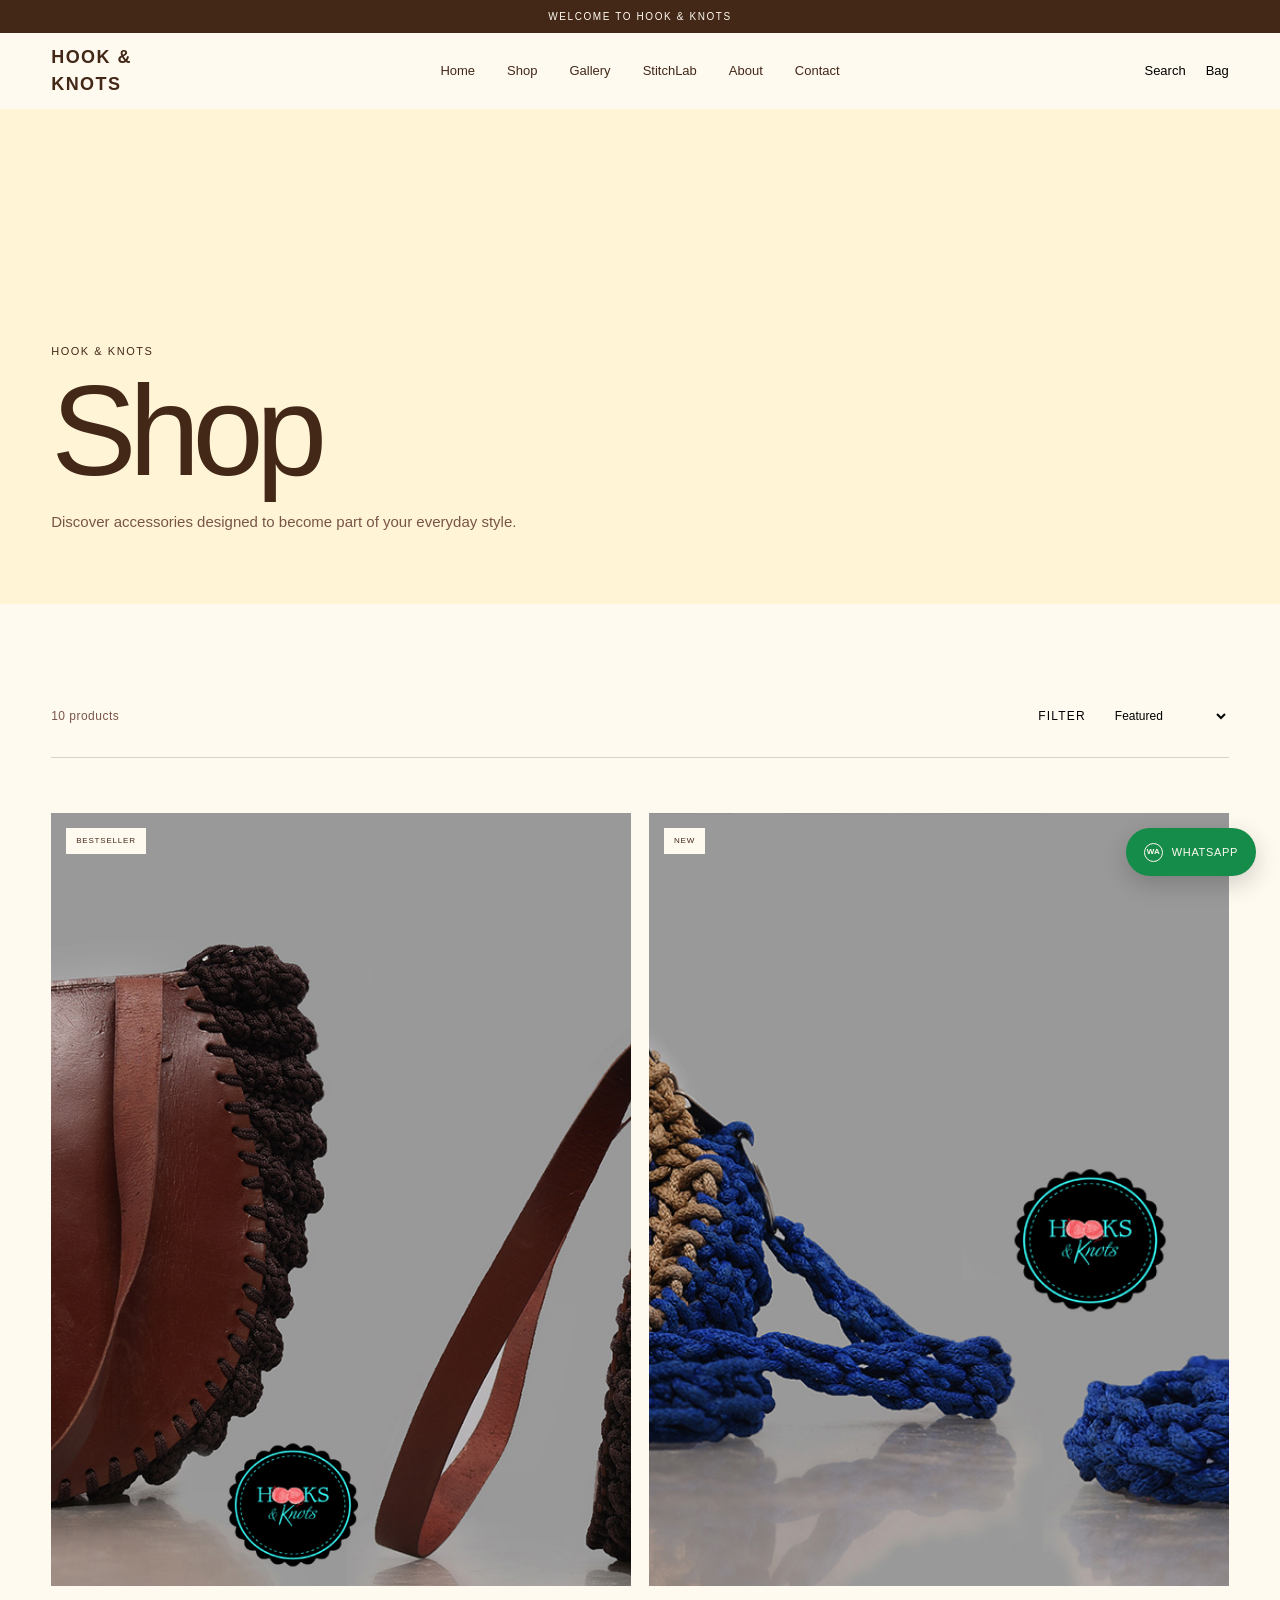
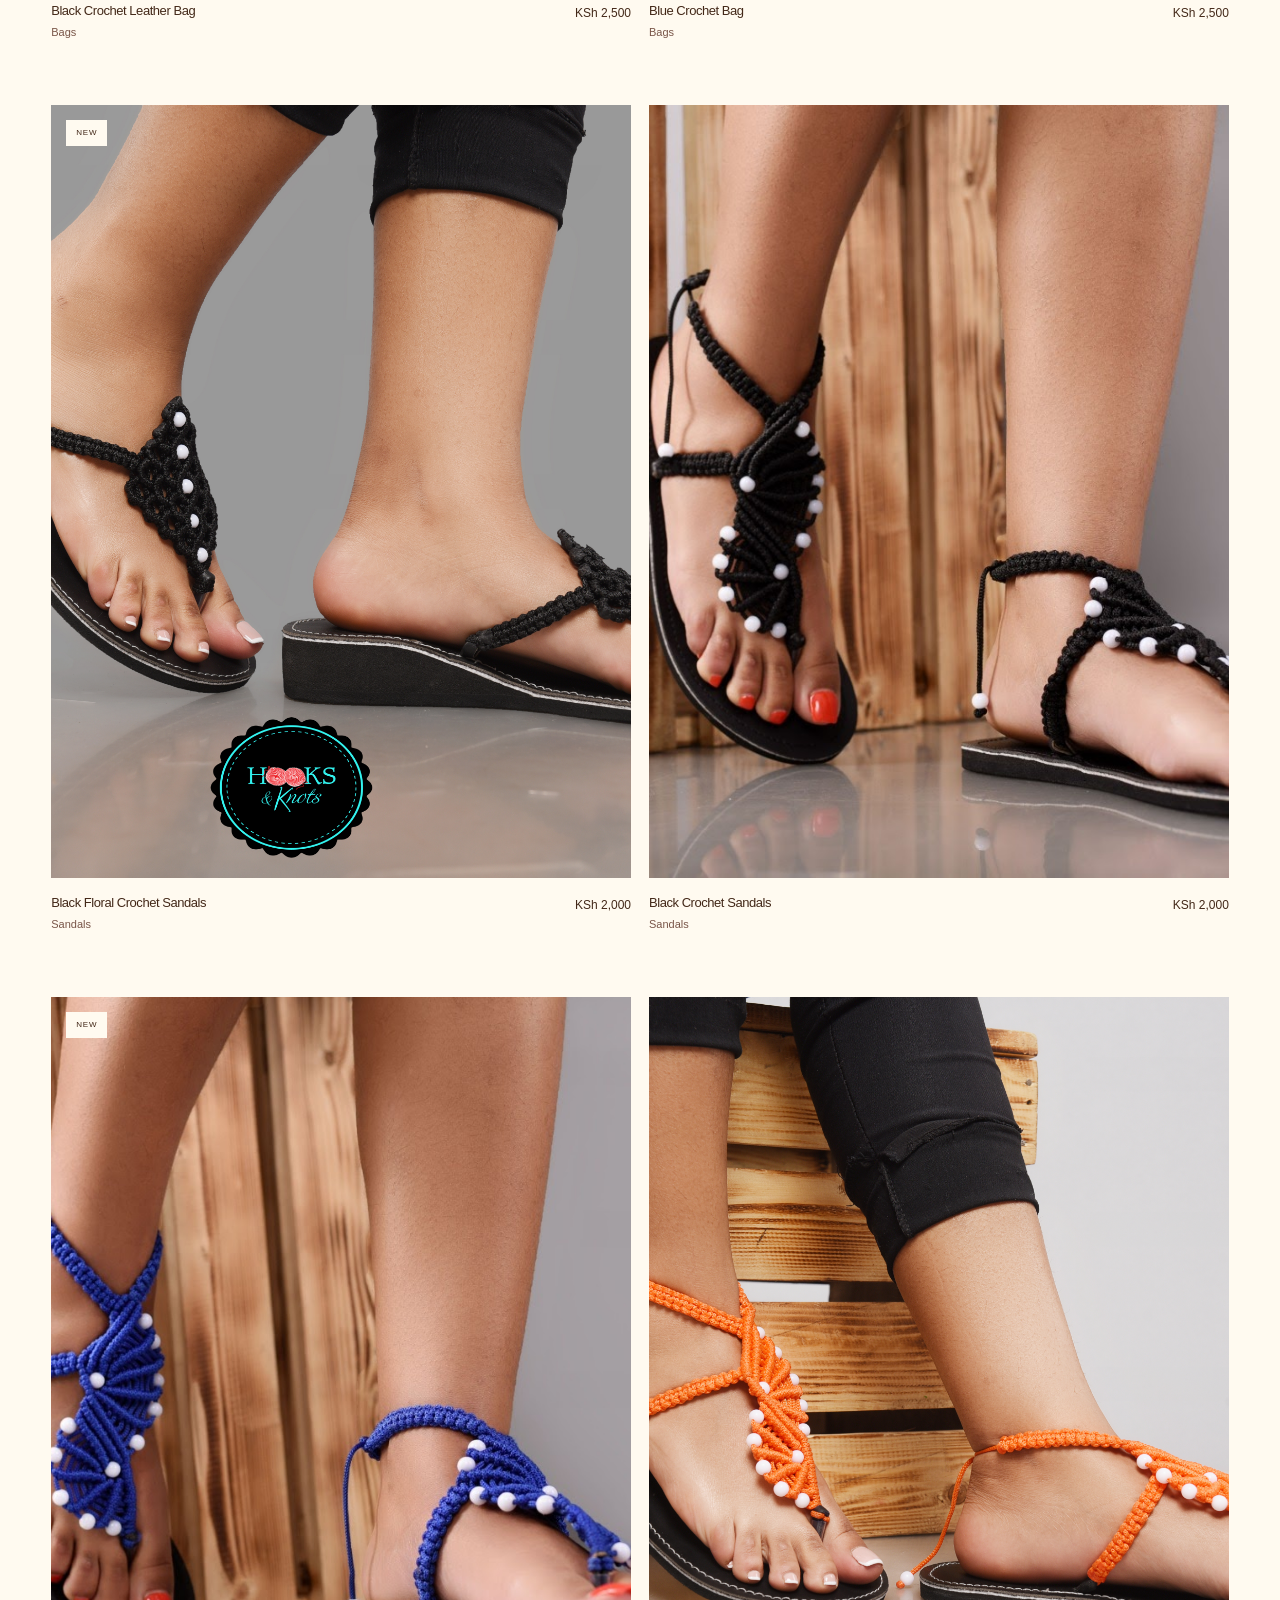
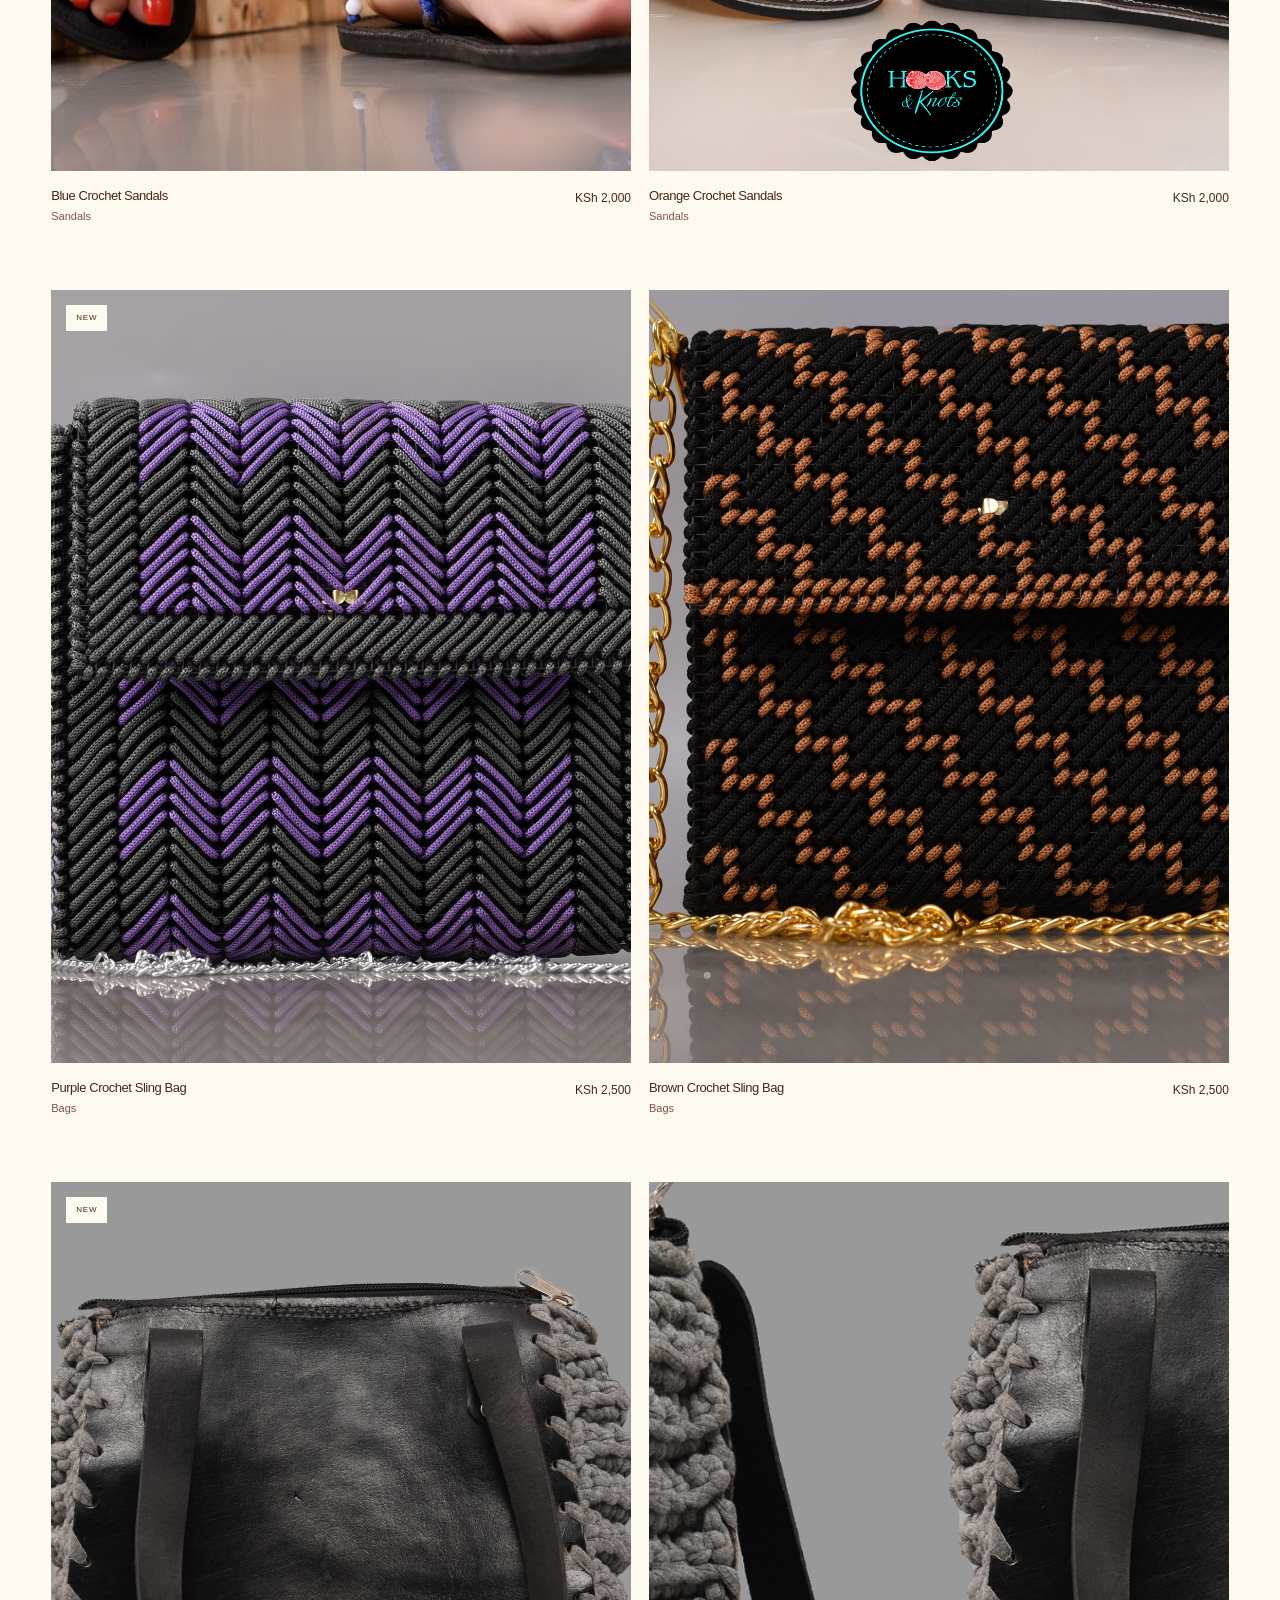
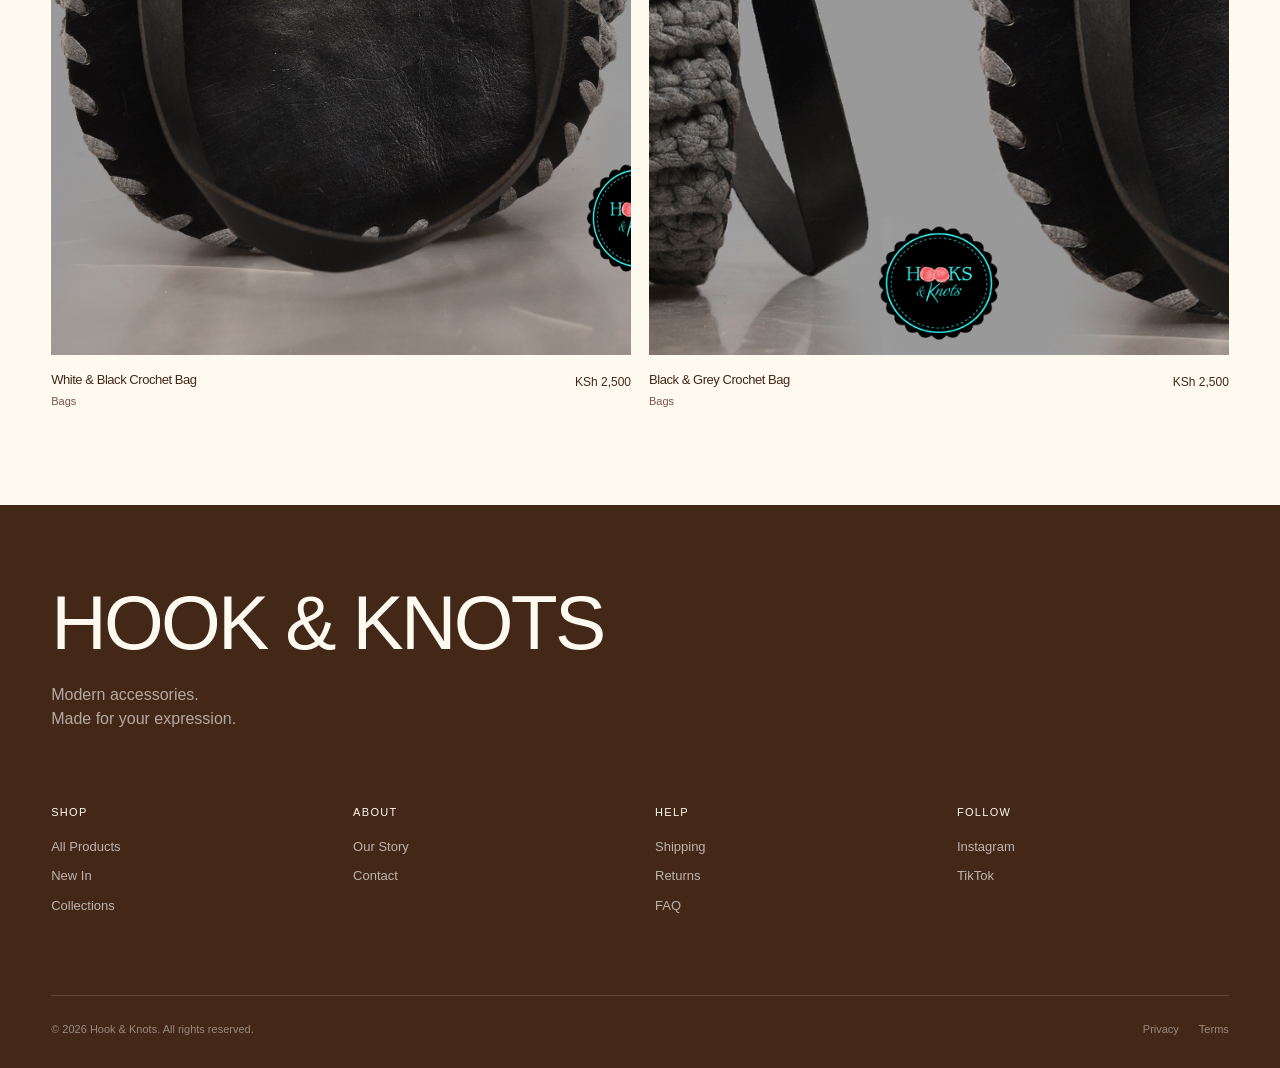
<file: shop.html>
<!DOCTYPE html>
<html lang="en">

<head>
    <meta charset="UTF-8">

    <meta
        name="viewport"
        content="width=device-width, initial-scale=1.0"
    >

    <meta
        name="description"
        content="Shop Hook & Knots — modern fashion accessories designed for everyday expression."
    >

    <title>Shop — Hook & Knots</title>

    <link
        rel="stylesheet"
        href="css/style.css"
    >
</head>


<body>

    <!-- =========================================
         ANNOUNCEMENT BAR
    ========================================== -->

    <div class="announcement-bar">
        <p>WELCOME TO HOOK &amp; KNOTS</p>
    </div>


    <!-- =========================================
         HEADER
    ========================================== -->

    <header class="site-header">

        <a href="index.html" class="logo">
            HOOK &amp; KNOTS
        </a>


        <nav class="desktop-nav">

            <a href="index.html">
                Home
            </a>

            <a href="shop.html" class="active">
                Shop
            </a>

            <a href="gallery.html">
                Gallery
            </a>

            <a href="stitchlab.html">
                StitchLab
            </a>

            <a href="about.html">
                About
            </a>

            <a href="contact.html">
                Contact
            </a>

        </nav>


        <div class="header-actions">

            <button
                class="icon-button"
                id="searchButton"
                aria-label="Search"
            >
                Search
            </button>


            <button
                class="icon-button"
                id="bagButton"
                aria-label="Shopping bag"
            >
                Bag
            </button>


            <button
                class="menu-button"
                id="menuButton"
                aria-label="Open menu"
            >
                Menu
            </button>

        </div>

    </header>


    <!-- =========================================
         MOBILE MENU
    ========================================== -->

    <div
        class="mobile-menu"
        id="mobileMenu"
    >

        <button
            class="close-menu"
            id="closeMenu"
            aria-label="Close menu"
        >
            Close
        </button>


        <nav>

            <a href="index.html">
                Home
            </a>

            <a href="shop.html">
                Shop
            </a>

            <a href="gallery.html">
                Gallery
            </a>

            <a href="stitchlab.html">
                StitchLab
            </a>

            <a href="about.html">
                About
            </a>

            <a href="contact.html">
                Contact
            </a>

        </nav>

    </div>


    <main>

        <!-- =====================================
             SHOP HERO
        ====================================== -->

        <section class="shop-hero">

            <div>

                <p class="eyebrow">
                    HOOK &amp; KNOTS
                </p>

                <h1>
                    Shop
                </h1>

                <p>
                    Discover accessories designed
                    to become part of your everyday style.
                </p>

            </div>

        </section>


        <!-- =====================================
             SHOP CONTROLS
        ====================================== -->

        <section class="shop-section">

            <div class="shop-toolbar">

                <p>
                    <span id="productCount">
                        8
                    </span>
                    products
                </p>


                <div class="shop-controls">

                    <button
                        class="filter-button"
                        id="filterButton"
                    >
                        Filter
                    </button>


                    <select
                        id="sortProducts"
                        aria-label="Sort products"
                    >

                        <option value="featured">
                            Featured
                        </option>

                        <option value="newest">
                            Newest
                        </option>

                        <option value="price-low">
                            Price: Low to High
                        </option>

                        <option value="price-high">
                            Price: High to Low
                        </option>

                    </select>

                </div>

            </div>


            <!-- =================================
                 FILTER PANEL
            ================================== -->

            <div
                class="filter-panel"
                id="filterPanel"
            >

                <div>

                    <span>
                        CATEGORY
                    </span>

                    <button data-filter="all">
                        All
                    </button>

                    <button data-filter="accessories">
                        Accessories
                    </button>

                    <button data-filter="new">
                        New Arrivals
                    </button>

                    <button data-filter="statement">
                        Statement
                    </button>

                </div>

            </div>


            <!-- =================================
                 PRODUCT GRID
            ================================== -->

            <div
                class="shop-product-grid"
                id="productGrid"
            >


                <!-- PRODUCT 01 -->

                <article
                    class="shop-product-card"
                    data-category="new"
                    data-price="2500"
                >

                    <a href="product.html">

                        <div class="shop-product-image">

                            <span>
                                IMAGE 01
                            </span>

                            <span class="product-label">
                                NEW
                            </span>

                            <button
                                class="quick-view"
                                type="button"
                            >
                                Quick View
                            </button>

                        </div>

                    </a>


                    <div class="shop-product-info">

                        <div>

                            <h2>
                                Signature Piece
                            </h2>

                            <p>
                                Hook &amp; Knots
                            </p>

                        </div>

                        <strong>
                            KSh 2,500
                        </strong>

                    </div>

                </article>


                <!-- PRODUCT 02 -->

                <article
                    class="shop-product-card"
                    data-category="accessories"
                    data-price="1800"
                >

                    <a href="product.html">

                        <div class="shop-product-image">

                            <span>
                                IMAGE 02
                            </span>

                            <button
                                class="quick-view"
                                type="button"
                            >
                                Quick View
                            </button>

                        </div>

                    </a>


                    <div class="shop-product-info">

                        <div>

                            <h2>
                                Everyday Edit
                            </h2>

                            <p>
                                Hook &amp; Knots
                            </p>

                        </div>

                        <strong>
                            KSh 1,800
                        </strong>

                    </div>

                </article>


                <!-- PRODUCT 03 -->

                <article
                    class="shop-product-card"
                    data-category="statement"
                    data-price="3200"
                >

                    <a href="product.html">

                        <div class="shop-product-image">

                            <span>
                                IMAGE 03
                            </span>

                            <span class="product-label">
                                BESTSELLER
                            </span>

                            <button
                                class="quick-view"
                                type="button"
                            >
                                Quick View
                            </button>

                        </div>

                    </a>


                    <div class="shop-product-info">

                        <div>

                            <h2>
                                Statement Piece
                            </h2>

                            <p>
                                Hook &amp; Knots
                            </p>

                        </div>

                        <strong>
                            KSh 3,200
                        </strong>

                    </div>

                </article>


                <!-- PRODUCT 04 -->

                <article
                    class="shop-product-card"
                    data-category="accessories"
                    data-price="2200"
                >

                    <a href="product.html">

                        <div class="shop-product-image">

                            <span>
                                IMAGE 04
                            </span>

                            <button
                                class="quick-view"
                                type="button"
                            >
                                Quick View
                            </button>

                        </div>

                    </a>


                    <div class="shop-product-info">

                        <div>

                            <h2>
                                The Essential
                            </h2>

                            <p>
                                Hook &amp; Knots
                            </p>

                        </div>

                        <strong>
                            KSh 2,200
                        </strong>

                    </div>

                </article>


                <!-- PRODUCT 05 -->

                <article
                    class="shop-product-card"
                    data-category="new"
                    data-price="2800"
                >

                    <a href="product.html">

                        <div class="shop-product-image">

                            <span>
                                IMAGE 05
                            </span>

                            <span class="product-label">
                                NEW
                            </span>

                            <button
                                class="quick-view"
                                type="button"
                            >
                                Quick View
                            </button>

                        </div>

                    </a>


                    <div class="shop-product-info">

                        <div>

                            <h2>
                                Modern Classic
                            </h2>

                            <p>
                                Hook &amp; Knots
                            </p>

                        </div>

                        <strong>
                            KSh 2,800
                        </strong>

                    </div>

                </article>


                <!-- PRODUCT 06 -->

                <article
                    class="shop-product-card"
                    data-category="accessories"
                    data-price="1900"
                >

                    <a href="product.html">

                        <div class="shop-product-image">

                            <span>
                                IMAGE 06
                            </span>

                            <button
                                class="quick-view"
                                type="button"
                            >
                                Quick View
                            </button>

                        </div>

                    </a>


                    <div class="shop-product-info">

                        <div>

                            <h2>
                                Daily Detail
                            </h2>

                            <p>
                                Hook &amp; Knots
                            </p>

                        </div>

                        <strong>
                            KSh 1,900
                        </strong>

                    </div>

                </article>


                <!-- PRODUCT 07 -->

                <article
                    class="shop-product-card"
                    data-category="statement"
                    data-price="3500"
                >

                    <a href="product.html">

                        <div class="shop-product-image">

                            <span>
                                IMAGE 07
                            </span>

                            <span class="product-label">
                                EDIT
                            </span>

                            <button
                                class="quick-view"
                                type="button"
                            >
                                Quick View
                            </button>

                        </div>

                    </a>


                    <div class="shop-product-info">

                        <div>

                            <h2>
                                The Statement
                            </h2>

                            <p>
                                Hook &amp; Knots
                            </p>

                        </div>

                        <strong>
                            KSh 3,500
                        </strong>

                    </div>

                </article>


                <!-- PRODUCT 08 -->

                <article
                    class="shop-product-card"
                    data-category="accessories"
                    data-price="2400"
                >

                    <a href="product.html">

                        <div class="shop-product-image">

                            <span>
                                IMAGE 08
                            </span>

                            <button
                                class="quick-view"
                                type="button"
                            >
                                Quick View
                            </button>

                        </div>

                    </a>


                    <div class="shop-product-info">

                        <div>

                            <h2>
                                Essential Edit
                            </h2>

                            <p>
                                Hook &amp; Knots
                            </p>

                        </div>

                        <strong>
                            KSh 2,400
                        </strong>

                    </div>

                </article>


            </div>

        </section>

    </main>


    <!-- =========================================
         FOOTER
    ========================================== -->

    <footer class="site-footer">

        <div class="footer-brand">

            <h2>
                HOOK &amp; KNOTS
            </h2>

            <p>
                Modern accessories.<br>
                Made for your expression.
            </p>

        </div>


        <div class="footer-links">

            <div>

                <h3>
                    Shop
                </h3>

                <a href="shop.html">
                    All Products
                </a>

                <a href="#">
                    New In
                </a>

                <a href="#">
                    Collections
                </a>

            </div>


            <div>

                <h3>
                    About
                </h3>

                <a href="index.html#about">
                    Our Story
                </a>

                <a href="#">
                    Contact
                </a>

            </div>


            <div>

                <h3>
                    Help
                </h3>

                <a href="#">
                    Shipping
                </a>

                <a href="#">
                    Returns
                </a>

                <a href="#">
                    FAQ
                </a>

            </div>


            <div>

                <h3>
                    Follow
                </h3>

                <a href="#">
                    Instagram
                </a>

                <a href="#">
                    TikTok
                </a>

            </div>

        </div>


        <div class="footer-bottom">

            <p>
                © 2026 Hook &amp; Knots. All rights reserved.
            </p>

            <div>

                <a href="#">
                    Privacy
                </a>

                <a href="#">
                    Terms
                </a>

            </div>

        </div>

    </footer>


    <a
        class="whatsapp-button"
        href="https://wa.me/254736953766?text=Hello%20Hook%20%26%20Knots"
        target="_blank"
        rel="noopener noreferrer"
        aria-label="Chat with Hook & Knots on WhatsApp"
    >
        <span aria-hidden="true">WA</span>
        WhatsApp
    </a>


    <script src="js/script.js"></script>

</body>

</html>
</file>
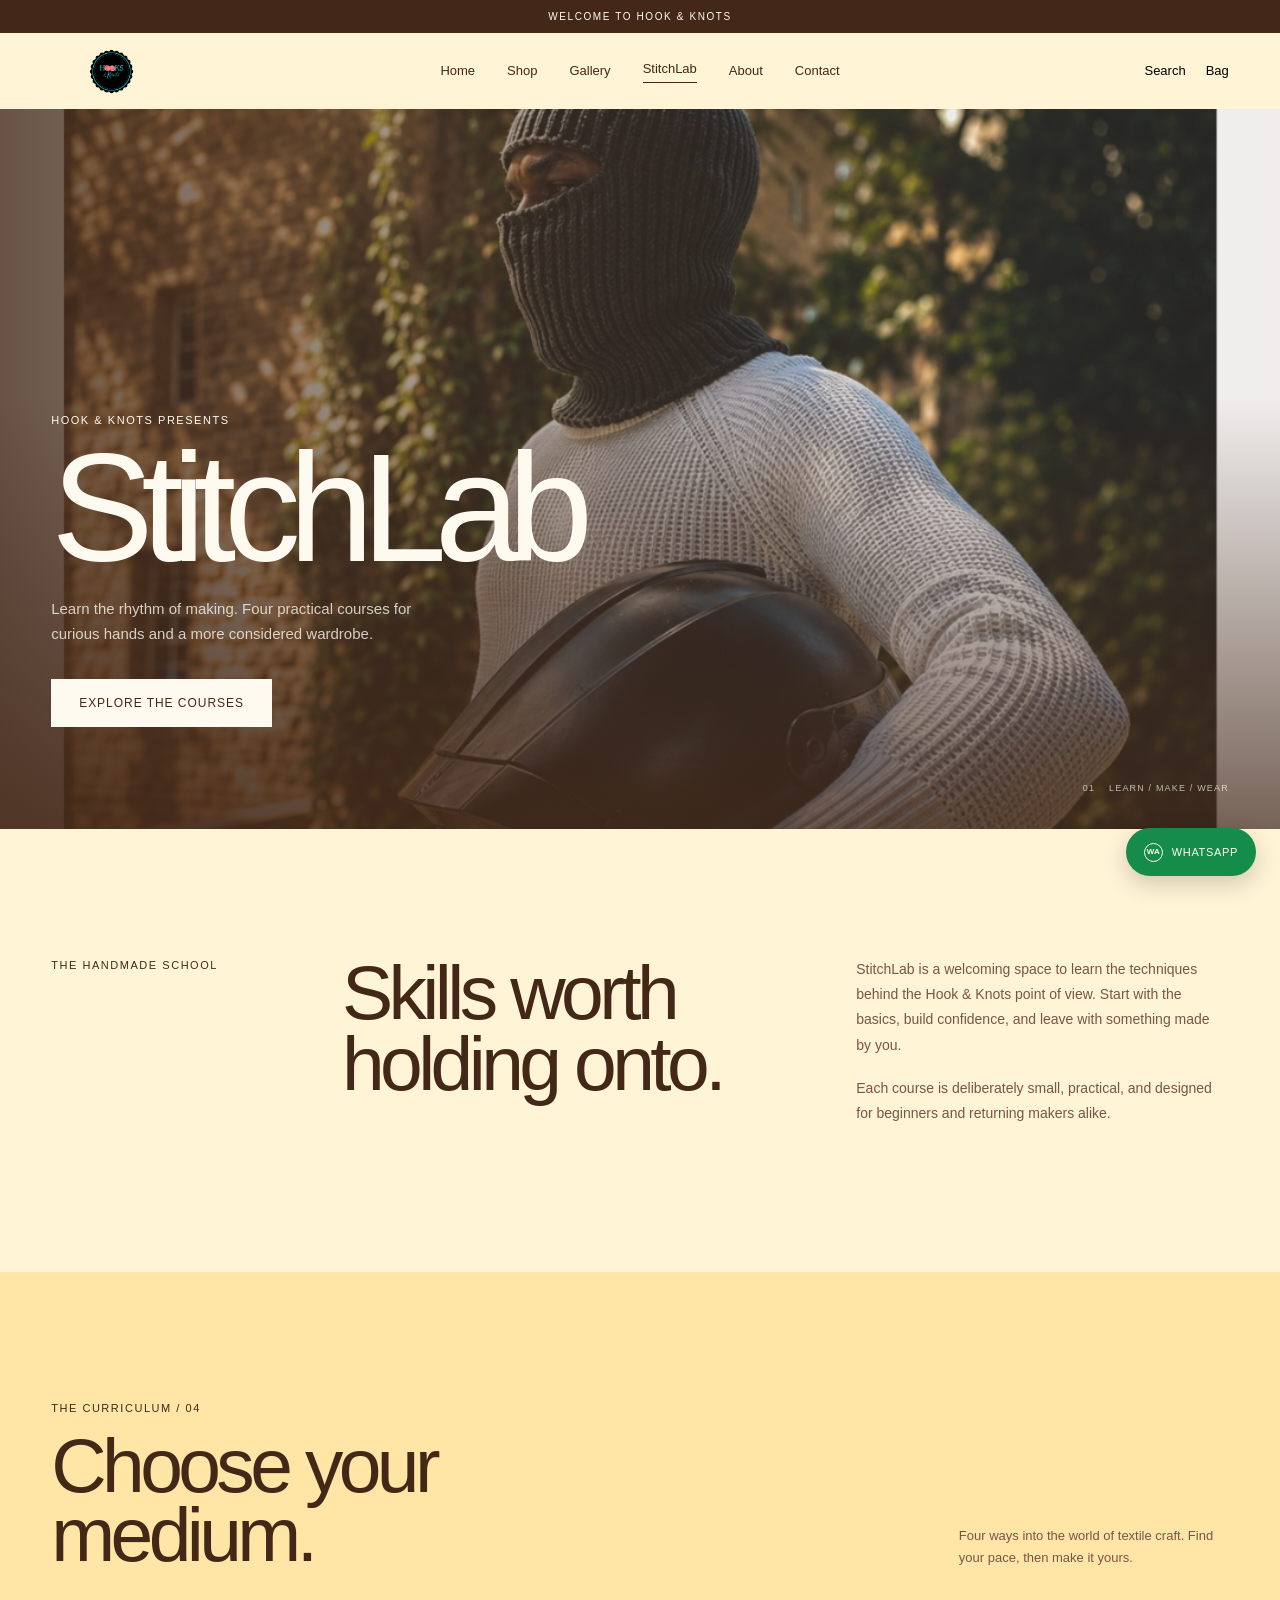
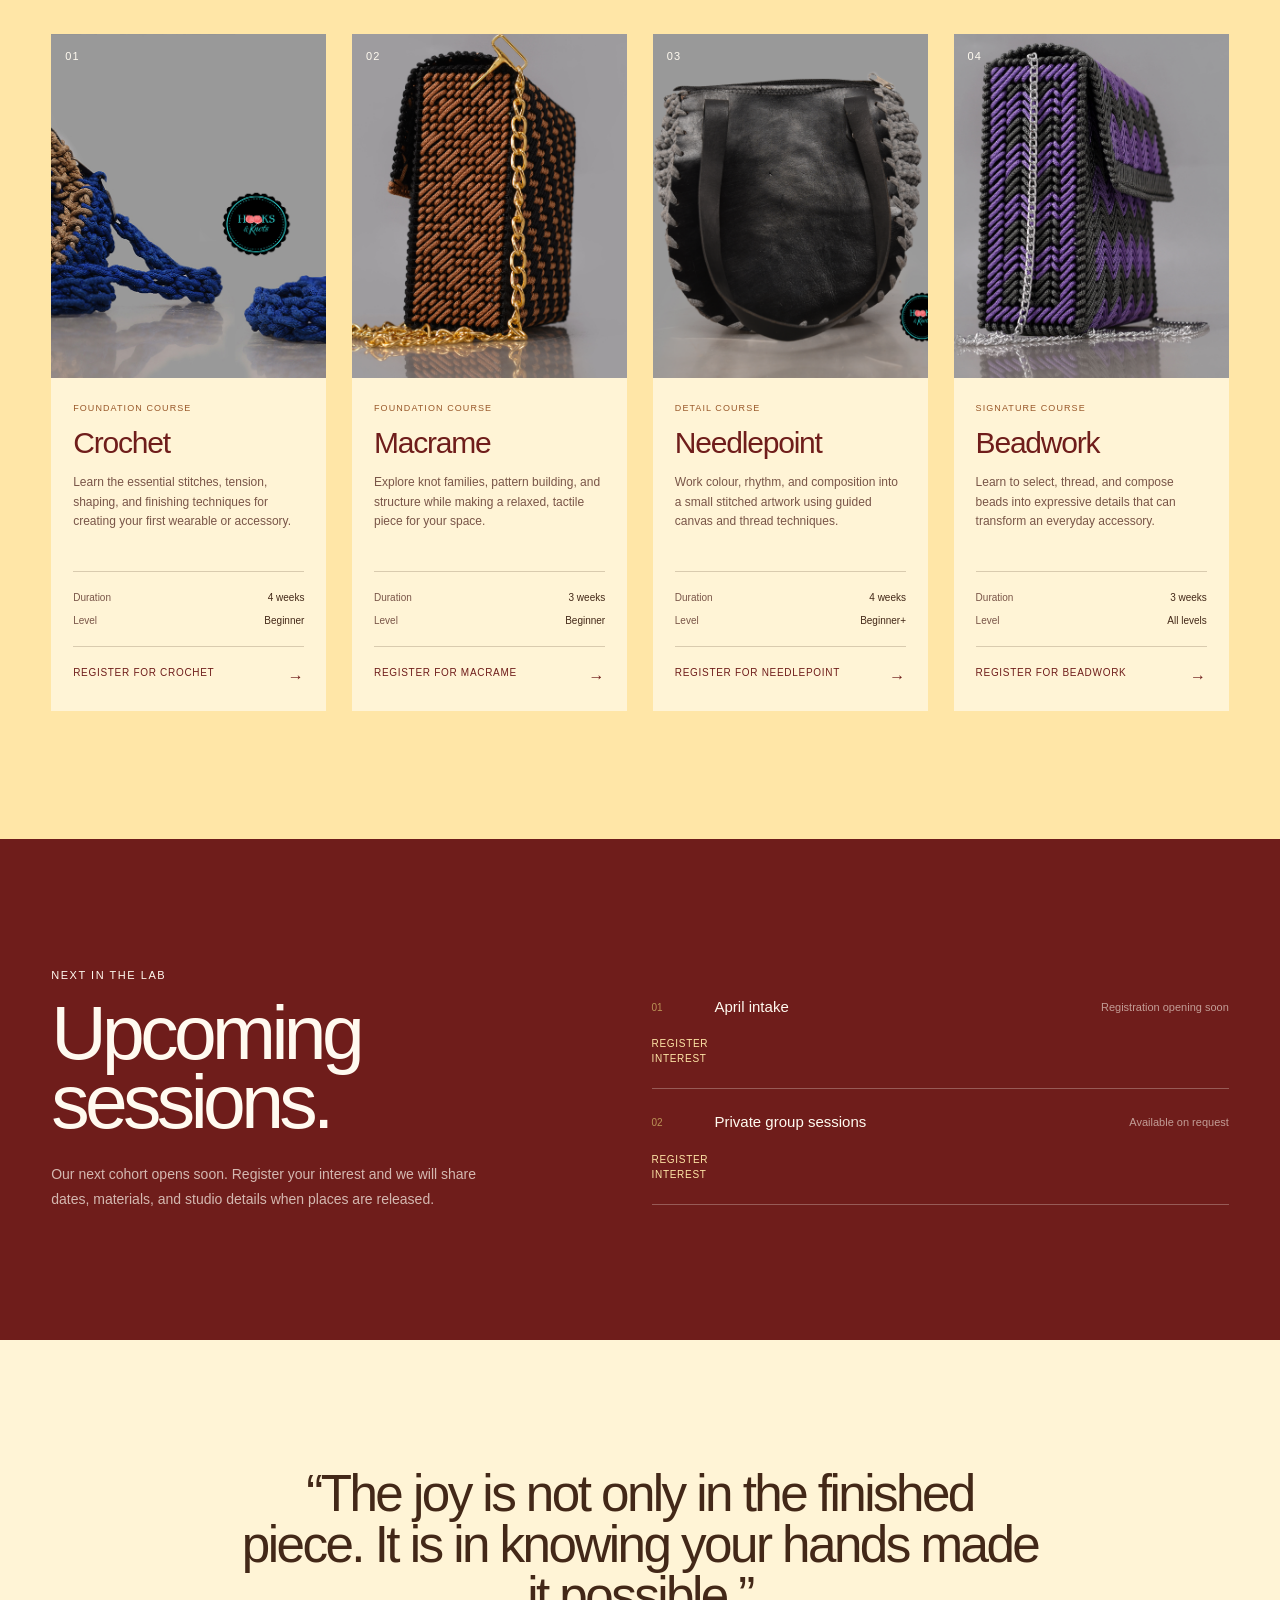
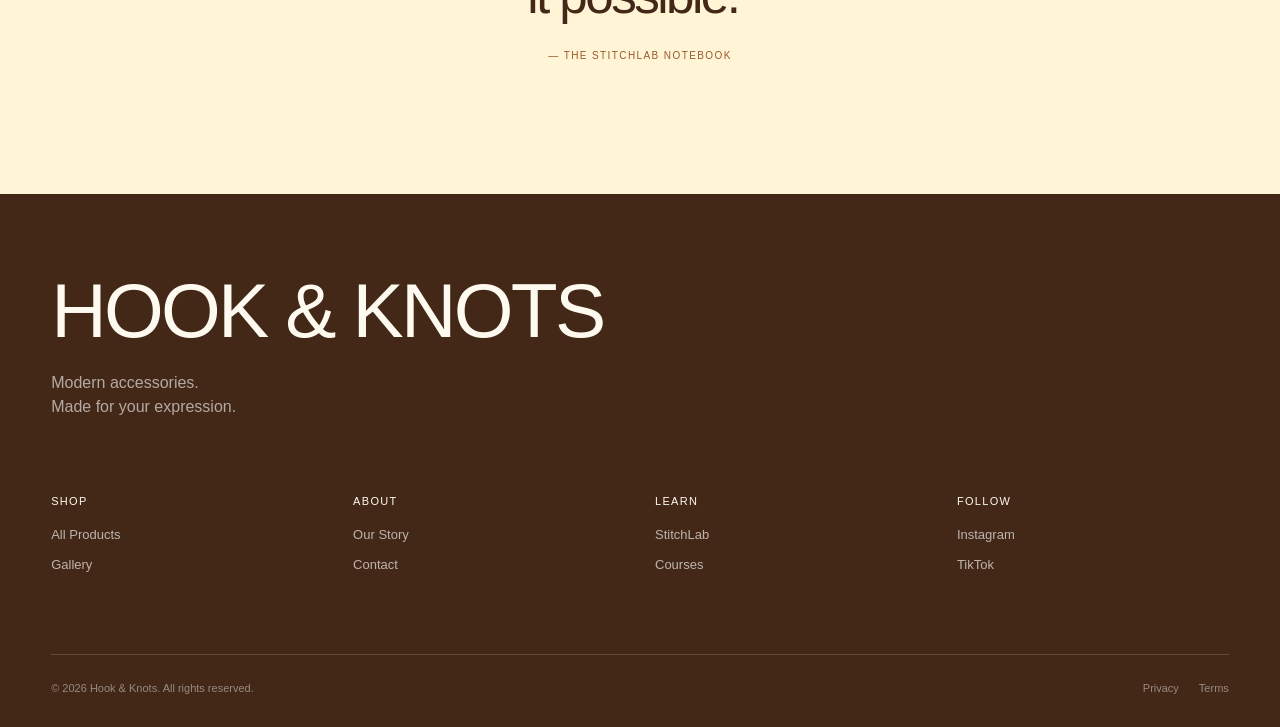
<file: stitchlab.html>
<!DOCTYPE html>
<html lang="en">
<head>
    <meta charset="UTF-8">
    <meta name="viewport" content="width=device-width, initial-scale=1.0">
    <meta name="description" content="StitchLab by Hook & Knots — practical training in crochet, macrame, needlepoint, and beadwork.">
    <meta property="og:title" content="StitchLab — Hook & Knots">
    <meta property="og:description" content="Learn the hands-on skills behind expressive textile design.">
    <meta property="og:image" content="images/culture4.png">
    <title>StitchLab — Hook & Knots</title>
    <link rel="stylesheet" href="css/style.css">
</head>
<body class="stitchlab-page">
    <div class="announcement-bar"><p>WELCOME TO HOOK &amp; KNOTS</p></div>
    <header class="site-header">
        <a href="index.html" class="logo"><img src="images/logo .png" alt="Hook & Knots" class="site-logo"></a>
        <nav class="desktop-nav"><a href="index.html">Home</a><a href="shop.html">Shop</a><a href="gallery.html">Gallery</a><a href="stitchlab.html" class="active">StitchLab</a><a href="about.html">About</a><a href="contact.html">Contact</a></nav>
        <div class="header-actions"><button class="icon-button" id="searchButton" aria-label="Search">Search</button><button class="icon-button" id="bagButton" aria-label="Shopping bag">Bag</button><button class="menu-button" id="menuButton" aria-label="Open menu">Menu</button></div>
    </header>
    <div class="mobile-menu" id="mobileMenu"><button class="close-menu" id="closeMenu" aria-label="Close menu">Close</button><nav><a href="index.html">Home</a><a href="shop.html">Shop</a><a href="gallery.html">Gallery</a><a href="stitchlab.html">StitchLab</a><a href="about.html">About</a><a href="contact.html">Contact</a></nav></div>

    <main>
        <section class="stitchlab-hero">
            <div class="stitchlab-hero-image"><img src="images/culture4.png" alt="Hook & Knots creative workshop"></div>
            <div class="stitchlab-hero-content"><p class="eyebrow">HOOK &amp; KNOTS PRESENTS</p><h1>StitchLab</h1><p>Learn the rhythm of making. Four practical courses for curious hands and a more considered wardrobe.</p><a class="button" href="#courses">Explore the courses</a></div>
            <div class="stitchlab-hero-index"><span>01</span><span>LEARN / MAKE / WEAR</span></div>
        </section>

        <section class="stitchlab-intro"><p class="eyebrow">THE HANDMADE SCHOOL</p><h2>Skills worth<br>holding onto.</h2><div><p>StitchLab is a welcoming space to learn the techniques behind the Hook &amp; Knots point of view. Start with the basics, build confidence, and leave with something made by you.</p><p>Each course is deliberately small, practical, and designed for beginners and returning makers alike.</p></div></section>

        <section class="stitchlab-courses" id="courses">
            <div class="stitchlab-section-heading"><div><p class="eyebrow">THE CURRICULUM / 04</p><h2>Choose your<br>medium.</h2></div><p>Four ways into the world of textile craft. Find your pace, then make it yours.</p></div>
            <div class="course-grid">
                <article class="course-card"><div class="course-card-image"><img src="images/Blue crochet bag.jpg" alt="Crochet bag" loading="lazy"><span>01</span></div><div class="course-card-body"><p class="course-type">FOUNDATION COURSE</p><h3>Crochet</h3><p>Learn the essential stitches, tension, shaping, and finishing techniques for creating your first wearable or accessory.</p><div class="course-meta"><span>Duration <strong>4 weeks</strong></span><span>Level <strong>Beginner</strong></span></div><button class="course-register" type="button" data-course="Crochet">Register for Crochet <span>→</span></button></div></article>
                <article class="course-card"><div class="course-card-image"><img src="images/product brown sling bag2.JPG" alt="Macrame-inspired textile detail" loading="lazy"><span>02</span></div><div class="course-card-body"><p class="course-type">FOUNDATION COURSE</p><h3>Macrame</h3><p>Explore knot families, pattern building, and structure while making a relaxed, tactile piece for your space.</p><div class="course-meta"><span>Duration <strong>3 weeks</strong></span><span>Level <strong>Beginner</strong></span></div><button class="course-register" type="button" data-course="Macrame">Register for Macrame <span>→</span></button></div></article>
                <article class="course-card"><div class="course-card-image"><img src="images/white crochet black bag.JPG" alt="Needlepoint-inspired textile detail" loading="lazy"><span>03</span></div><div class="course-card-body"><p class="course-type">DETAIL COURSE</p><h3>Needlepoint</h3><p>Work colour, rhythm, and composition into a small stitched artwork using guided canvas and thread techniques.</p><div class="course-meta"><span>Duration <strong>4 weeks</strong></span><span>Level <strong>Beginner+</strong></span></div><button class="course-register" type="button" data-course="Needlepoint">Register for Needlepoint <span>→</span></button></div></article>
                <article class="course-card"><div class="course-card-image"><img src="images/product purple sling bag2.JPG" alt="Beadwork-inspired textile detail" loading="lazy"><span>04</span></div><div class="course-card-body"><p class="course-type">SIGNATURE COURSE</p><h3>Beadwork</h3><p>Learn to select, thread, and compose beads into expressive details that can transform an everyday accessory.</p><div class="course-meta"><span>Duration <strong>3 weeks</strong></span><span>Level <strong>All levels</strong></span></div><button class="course-register" type="button" data-course="Beadwork">Register for Beadwork <span>→</span></button></div></article>
            </div>
        </section>

        <section class="stitchlab-upcoming"><div><p class="eyebrow">NEXT IN THE LAB</p><h2>Upcoming<br>sessions.</h2><p>Our next cohort opens soon. Register your interest and we will share dates, materials, and studio details when places are released.</p></div><div class="upcoming-list"><div><span>01</span><strong>April intake</strong><em>Registration opening soon</em><button class="upcoming-button" type="button" data-course="April intake">Register interest</button></div><div><span>02</span><strong>Private group sessions</strong><em>Available on request</em><button class="upcoming-button" type="button" data-course="Private group sessions">Register interest</button></div></div></section>

        <section class="stitchlab-quote"><p>“The joy is not only in the finished piece. It is in knowing your hands made it possible.”</p><span>— THE STITCHLAB NOTEBOOK</span></section>
    </main>

    <div class="stitchlab-modal" id="registrationModal" aria-hidden="true"><div class="registration-dialog" role="dialog" aria-modal="true" aria-labelledby="registrationTitle"><button class="registration-close" id="registrationClose" type="button" aria-label="Close registration">Close</button><p class="eyebrow">STITCHLAB REGISTRATION</p><h2 id="registrationTitle">Reserve your place.</h2><p class="registration-selected" id="registrationSelected"></p><form id="registrationForm"><label for="registrationName">Name</label><input id="registrationName" name="name" type="text" placeholder="Your name" required><label for="registrationEmail">Email address</label><input id="registrationEmail" name="email" type="email" placeholder="you@example.com" required><button class="button" type="submit">Submit registration</button><p class="form-status" id="registrationStatus" role="status"></p></form></div></div>

    <footer class="site-footer"><div class="footer-brand"><h2>HOOK &amp; KNOTS</h2><p>Modern accessories.<br>Made for your expression.</p></div><div class="footer-links"><div><h3>Shop</h3><a href="shop.html">All Products</a><a href="gallery.html">Gallery</a></div><div><h3>About</h3><a href="about.html">Our Story</a><a href="contact.html">Contact</a></div><div><h3>Learn</h3><a href="stitchlab.html">StitchLab</a><a href="#courses">Courses</a></div><div><h3>Follow</h3><a href="#">Instagram</a><a href="#">TikTok</a></div></div><div class="footer-bottom"><p>© 2026 Hook &amp; Knots. All rights reserved.</p><div><a href="#">Privacy</a><a href="#">Terms</a></div></div></footer>
    <a class="whatsapp-button" href="https://wa.me/254736953766?text=Hello%20Hook%20%26%20Knots" target="_blank" rel="noopener noreferrer" aria-label="Chat with Hook & Knots on WhatsApp"><span aria-hidden="true">WA</span> WhatsApp</a>
    <script src="js/script.js"></script><script src="js/stitchlab.js"></script>
</body>
</html>
</file>
<file: css/style.css>
EMIUM NAVIGATION
   ========================================================= */

.nav-dropdown {
    position: relative;
}

.nav-dropdown-button {
    font-size: 13px;
    cursor: pointer;
}

.nav-dropdown-menu {
    position: absolute;

    top: calc(100% + 25px);
    left: 50%;

    transform:
        translateX(-50%)
        translateY(10px);

    width: 420px;

    padding: 30px;

    display: grid;
    grid-template-columns: 1fr 1fr;

    gap: 35px;

    background: var(--white);

    border: 1px solid var(--light-grey);

    opacity: 0;
    visibility: hidden;

    transition:
        opacity 0.3s ease,
        transform 0.3s ease,
        visibility 0.3s ease;
}

.nav-dropdown:hover .nav-dropdown-menu,
.nav-dropdown:focus-within .nav-dropdown-menu {

    opacity: 1;

    visibility: visible;

    transform:
        translateX(-50%)
        translateY(0);
}

.nav-dropdown-menu div {

    display: flex;

    flex-direction: column;

    align-items: flex-start;

    gap: 10px;
}

.nav-dropdown-menu span {

    font-size: 10px;

    letter-spacing: 0.15em;

    color: var(--grey);

    margin-bottom: 8px;
}

.nav-dropdown-menu a {

    font-size: 13px;

    transition: opacity 0.3s ease;
}

.nav-dropdown-menu a:hover {

    opacity: 0.5;
}
/* =========================================================
   01. DESIGN TOKENS
   ========================================================= */

:root {

    /* Colors */
    --dark-wine: #6f1d1bff;
    --camel: #bb9457ff;
    --dark-coffee: #432818ff;
    --chocolate-brown: #99582aff;
    --light-apricot: #ffe6a7ff;

    --black: var(--dark-coffee);
    --soft-black: var(--dark-wine);
    --white: #fffaf0;
    --off-white: var(--light-apricot);
    --warm-white: #fff4d6;
    --light-grey: rgba(67, 40, 24, 0.2);
    --grey: #795548;

    /* Typography */
    --font-main: Arial, Helvetica, sans-serif;

    /* Layout */
    --container: 1440px;
    --side-padding: clamp(20px, 4vw, 64px);

    /* Spacing */
    --space-xs: 8px;
    --space-sm: 16px;
    --space-md: 24px;
    --space-lg: 40px;
    --space-xl: 64px;
    --space-2xl: 96px;
    --space-3xl: 140px;

    /* Motion */
    --transition: 0.3s ease;

}


/* =========================================================
   02. RESET
   ========================================================= */

* {
    margin: 0;
    padding: 0;
    box-sizing: border-box;
}

html {
    scroll-behavior: smooth;
}

body {
    background: var(--white);
    color: var(--black);
    font-family: var(--font-main);
    font-size: 16px;
    line-height: 1.5;
    -webkit-font-smoothing: antialiased;
}

img {
    width: 100%;
    height: auto;
    display: block;
}

button,
input {
    font: inherit;
}

button {
    border: 0;
    background: none;
    cursor: pointer;
}

a {
    color: inherit;
    text-decoration: none;
}


/* =========================================================
   03. GLOBAL TYPOGRAPHY
   ========================================================= */

h1,
h2,
h3 {
    font-weight: 400;
    line-height: 1.05;
}

h1 {
    font-size: clamp(48px, 7vw, 100px);
    letter-spacing: -0.04em;
}

h2 {
    font-size: clamp(34px, 4vw, 64px);
    letter-spacing: -0.035em;
}

h3 {
    font-size: 18px;
}

p {
    color: var(--grey);
}

.eyebrow {
    color: inherit;
    font-size: 11px;
    letter-spacing: 0.14em;
    text-transform: uppercase;
    margin-bottom: 14px;
}


/* =========================================================
   04. ANNOUNCEMENT BAR
   ========================================================= */

.announcement-bar {
    width: 100%;
    background: var(--black);
    color: var(--white);
    padding: 9px 20px;
    text-align: center;
}

.announcement-bar p {
    color: var(--white);
    font-size: 10px;
    letter-spacing: 0.16em;
}


/* =========================================================
   05. HEADER
   ========================================================= */

.site-header {
    width: 100%;
    height: 76px;

    display: grid;
    grid-template-columns: 1fr auto 1fr;
    align-items: center;

    padding: 0 var(--side-padding);

    background: var(--white);

    position: relative;
    z-index: 100;
}

.logo {
    font-size: 18px;
    letter-spacing: 0.08em;
    font-weight: 600;
}

.desktop-nav {
    display: flex;
    align-items: center;
    gap: 32px;
}

.desktop-nav a,
.icon-button {
    font-size: 13px;
    transition: opacity var(--transition);
}

.desktop-nav a:hover,
.icon-button:hover {
    opacity: 0.5;
}

.header-actions {
    display: flex;
    justify-content: flex-end;
    align-items: center;
    gap: 20px;
}

.menu-button {
    display: none;
}


/* =========================================================
   06. MOBILE MENU
   ========================================================= */

.mobile-menu {
    display: none;
}


/* =========================================================
   07. HERO
   ========================================================= */
.hero {
min-height: min(760px, calc(100vh - 110px));
position: relative;
display: flex;
align-items: flex-end;
overflow: hidden;
background: var(--black);
}

.hero-slideshow {
position: absolute;
inset: 0;
width: 100%;
height: 100%;
overflow: hidden;
z-index: 0;
}

.hero-slide {
position: absolute;
inset: 0;
opacity: 0;
transition: opacity 1.4s ease;
}

.hero-slide.is-active {
opacity: 1;
}

.hero-slide img {
width: 100%;
height: 100%;
display: block;
object-fit: cover;
object-position: center center;
transform: scale(1.02);
transition: transform 6s ease;
}

.hero-slide.is-active img {
transform: scale(1.06);
}

.hero-shade {
position: absolute;
inset: 0;
z-index: 1;
background: linear-gradient(90deg, rgba(0, 0, 0, 0.62), rgba(0, 0, 0, 0.05) 72%), linear-gradient(0deg, rgba(0, 0, 0, 0.55), transparent 55%);
}

.hero-status {
position: absolute;
right: var(--side-padding);
bottom: 34px;
z-index: 2;
display: flex;
align-items: center;
gap: 12px;
color: rgba(255, 255, 255, 0.72);
font-size: 9px;
letter-spacing: 0.14em;
}

.hero-status-line {
width: 55px;
height: 1px;
background: rgba(255, 255, 255, 0.5);
}

/* Text sits above the image */
.hero-content {
position: relative;
z-index: 2;
width: min(700px, 90%);

padding:
    0
    var(--side-padding)
    clamp(40px, 7vw, 100px);

color: var(--white);

}
.hero-content p {
    color: var(--white);
    max-width: 400px;
    margin: 20px 0 30px;
}


/* =========================================================
   08. BUTTONS
   ========================================================= */

.button {
    display: inline-flex;
    align-items: center;
    justify-content: center;

    min-height: 48px;

    padding: 0 28px;

    background: var(--white);
    color: var(--black);

    font-size: 12px;
    letter-spacing: 0.08em;
    text-transform: uppercase;

    transition:
        background var(--transition),
        color var(--transition);
}

.button:hover {
    background: var(--black);
    color: var(--white);
}

.button-light {
    background: var(--white);
    color: var(--black);
}


/* =========================================================
   09. SECTIONS
   ========================================================= */

.section {
    max-width: var(--container);
    margin: 0 auto;

    padding:
        clamp(76px, 8vw, 120px)
        var(--side-padding);
}

.section-heading {
    display: flex;
    justify-content: space-between;
    align-items: flex-end;

    margin-bottom: 42px;
}

.text-link {
    display: inline-block;

    font-size: 12px;
    letter-spacing: 0.08em;
    text-transform: uppercase;

    border-bottom: 1px solid currentColor;

    padding-bottom: 4px;

    transition: opacity var(--transition);
}

.text-link:hover {
    opacity: 0.5;
}


/* =========================================================
   10. CATEGORY GRID
   ========================================================= */

.category-grid {
    display: grid;
    grid-template-columns: repeat(3, 1fr);
    gap: clamp(12px, 1.6vw, 24px);
}

.category-card {
    display: block;
}

.category-image {
    aspect-ratio: 3 / 4;

    margin-bottom: 18px;

    overflow: hidden;

    transition: transform 0.5s ease;
}

.category-card:hover .category-image {
    transform: scale(0.98);
}

.category-card h3 {
    font-size: 15px;
}


/* =========================================================
   11. PRODUCT GRID
   ========================================================= */

.product-grid {
    display: grid;
    grid-template-columns: repeat(4, 1fr);
    gap: clamp(12px, 1.6vw, 24px);
}

.product-image {
    width: 100%;
    aspect-ratio: 3 / 4;
    overflow: hidden;
    background: var(--warm-white);
}

.product-image img {
    width: 100%;
    height: 100%;
    object-fit: cover;
    display: block;
    transition: transform 0.5s ease;
}

.product-card:hover .product-image img {
    transform: scale(1.03);
}

.product-info {
    padding-top: 14px;
}

.product-info h3 {
    margin: 0 0 6px;
    font-size: 15px;
    font-weight: 500;
}

.product-info p {
    margin: 0;
    font-size: 14px;
}

.product-info h3 {
    font-size: 14px;
    margin-bottom: 4px;
}

.product-info p {
    font-size: 13px;
}


/* =========================================================
   12. EDITORIAL
   ========================================================= */

.editorial {
    min-height: clamp(520px, 55vw, 700px);

    display: grid;
    grid-template-columns: 1fr 1fr;

    background: var(--soft-black);
    color: var(--white);
}

.editorial-image {
    min-height: 100%;
}

.editorial-content {
    display: flex;
    flex-direction: column;
    justify-content: center;

    padding: clamp(48px, 7vw, 96px);
}

.editorial-content p {
    max-width: 450px;

    margin: 24px 0 32px;

    color: rgba(255, 255, 255, 0.65);
}


/* =========================================================
   13. BRAND STATEMENT
   ========================================================= */

.brand-statement {
    max-width: 900px;

    margin: 0 auto;

    padding:
        clamp(76px, 8vw, 120px)
        var(--side-padding);

    text-align: center;
}

.brand-statement h2 {
    margin-bottom: 28px;
}

.brand-statement p:not(.eyebrow) {
    max-width: 500px;

    margin: 0 auto 30px;
}


/* =========================================================
   14. NEWSLETTER
   ========================================================= */

.newsletter {
    display: grid;
    grid-template-columns: 1fr 1fr;

    gap: var(--space-xl);

    padding:
        clamp(64px, 7vw, 96px)
        var(--side-padding);

    background: var(--off-white);
}

.newsletter-form {
    align-self: center;
}

.newsletter-form label {
    display: block;

    font-size: 11px;
    text-transform: uppercase;
    letter-spacing: 0.12em;

    margin-bottom: 10px;
}

.newsletter-input {
    display: flex;

    border-bottom: 1px solid var(--black);
}

.newsletter-input input {
    width: 100%;

    padding: 14px 0;

    border: 0;
    outline: none;

    background: transparent;
}

.newsletter-input button {
    padding: 0 5px;

    font-size: 12px;
    text-transform: uppercase;
    letter-spacing: 0.08em;
}

/* =========================================================
   HOMEPAGE DISCOVERY + CONTACT
   ========================================================= */

.home-gallery-preview,
.instagram-preview {
    max-width: var(--container);
    margin: 0 auto;
    padding: clamp(76px, 8vw, 120px) var(--side-padding);
}

.home-gallery-preview .section-heading,
.instagram-preview .section-heading {
    margin-bottom: 34px;
}

.home-gallery-preview h2,
.instagram-preview h2 {
    font-size: clamp(38px, 5vw, 70px);
}

.home-gallery-strip {
    display: grid;
    grid-template-columns: 1.35fr 0.8fr 0.8fr 1fr;
    gap: 12px;
    height: clamp(270px, 34vw, 500px);
}

.home-gallery-strip a,
.instagram-grid a {
    overflow: hidden;
    background: var(--light-grey);
}

.home-gallery-strip img,
.instagram-grid img {
    width: 100%;
    height: 100%;
    display: block;
    object-fit: cover;
    transition: transform 0.7s ease;
}

.home-gallery-strip a:hover img,
.instagram-grid a:hover img {
    transform: scale(1.04);
}

.home-contact-preview {
    display: grid;
    grid-template-columns: 0.9fr 1.1fr;
    gap: clamp(40px, 8vw, 140px);
    padding: clamp(76px, 8vw, 120px) var(--side-padding);
    background: var(--off-white);
}

.home-contact-preview > div {
    max-width: 480px;
}

.home-contact-preview h2 {
    margin-bottom: 24px;
    font-size: clamp(40px, 5vw, 72px);
}

.home-contact-preview > div > p:not(.eyebrow) {
    max-width: 360px;
    margin-bottom: 28px;
    line-height: 1.7;
}

.contact-direct {
    display: flex;
    justify-content: space-between;
    width: min(100%, 360px);
    padding: 15px 0;
    border-bottom: 1px solid var(--light-grey);
    font-size: 12px;
    letter-spacing: 0.07em;
    text-transform: uppercase;
}

.contact-direct span {
    color: var(--grey);
}

.contact-form {
    display: flex;
    flex-direction: column;
    max-width: 620px;
}

.contact-form label {
    margin-top: 18px;
    margin-bottom: 8px;
    font-size: 10px;
    letter-spacing: 0.12em;
    text-transform: uppercase;
}

.contact-form input,
.contact-form textarea {
    width: 100%;
    padding: 12px 0;
    border: 0;
    border-bottom: 1px solid var(--light-grey);
    outline: none;
    background: transparent;
    color: var(--black);
    resize: vertical;
}

.contact-form textarea { min-height: 75px; }
.contact-form input:focus,
.contact-form textarea:focus { border-color: var(--black); }
.contact-form .button { align-self: flex-start; margin-top: 28px; border: 1px solid var(--black); }
.form-status { min-height: 22px; margin-top: 14px; color: var(--grey); font-size: 12px; }

.instagram-preview { padding-bottom: clamp(90px, 10vw, 150px); }

.instagram-grid {
    display: grid;
    grid-template-columns: 1.2fr 0.8fr 1fr 0.8fr 1fr;
    gap: 10px;
    height: clamp(170px, 22vw, 310px);
}

/* =========================================================
   ABOUT + CONTACT PAGES
   ========================================================= */

.about-hero {
    display: grid;
    grid-template-columns: 1.1fr 0.9fr;
    min-height: min(720px, calc(100vh - 110px));
    background: var(--black);
    color: var(--white);
}

.about-hero-image { min-height: 600px; }
.about-hero-image img { width: 100%; height: 100%; object-fit: cover; object-position: center 30%; }
.about-hero-copy { align-self: end; padding: clamp(50px, 8vw, 120px) var(--side-padding); }
.about-hero-copy h1 { font-size: clamp(52px, 7vw, 108px); line-height: 0.9; letter-spacing: -0.06em; }

.about-intro {
    display: grid;
    grid-template-columns: 0.7fr 1.3fr 1fr;
    gap: 30px;
    max-width: var(--container);
    margin: 0 auto;
    padding: clamp(80px, 10vw, 150px) var(--side-padding);
}

.about-intro h2 { font-size: clamp(40px, 5vw, 72px); letter-spacing: -0.05em; }
.about-intro > div { max-width: 350px; }
.about-intro > div p { margin-bottom: 18px; font-size: 14px; line-height: 1.8; }

.about-values { display: grid; grid-template-columns: 1fr 1fr; background: var(--off-white); }
.about-value-image { min-height: 650px; }
.about-value-image img { width: 100%; height: 100%; object-fit: cover; }
.about-value-copy { align-self: center; max-width: 520px; padding: clamp(50px, 8vw, 120px); }
.about-value-copy h2 { margin-bottom: 24px; font-size: clamp(42px, 5vw, 76px); }
.about-value-copy > p:not(.eyebrow) { margin-bottom: 32px; line-height: 1.8; }
.about-cta { max-width: var(--container); margin: 0 auto; padding: clamp(80px, 10vw, 150px) var(--side-padding); }
.about-cta h2 { margin-bottom: 30px; font-size: clamp(46px, 6vw, 90px); }

.contact-heading { max-width: var(--container); margin: 0 auto; padding: clamp(80px, 11vw, 160px) var(--side-padding) 70px; }
.contact-heading h1 { margin: 15px 0 24px; font-size: clamp(64px, 10vw, 150px); line-height: 0.85; }
.contact-heading > p:last-child { max-width: 390px; line-height: 1.7; }
.contact-layout { display: grid; grid-template-columns: 0.8fr 1.2fr; gap: clamp(50px, 10vw, 170px); max-width: var(--container); margin: 0 auto; padding: 0 var(--side-padding) clamp(90px, 12vw, 170px); }
.contact-details h2 { margin: 18px 0 24px; font-size: clamp(40px, 5vw, 72px); }
.contact-details > p:not(.eyebrow) { max-width: 340px; margin-bottom: 32px; line-height: 1.8; }
.contact-details .contact-direct { width: 100%; }
.contact-image { position: relative; max-width: var(--container); margin: 0 auto; padding: 0 var(--side-padding) clamp(90px, 12vw, 170px); }
.contact-image img { width: 100%; max-height: 600px; object-fit: cover; object-position: center 45%; }
.contact-image .eyebrow { margin-top: 14px; }

@media (max-width: 700px) {
    .home-gallery-strip { grid-template-columns: 1.2fr 0.8fr; grid-template-rows: repeat(2, 1fr); height: 400px; }
    .home-gallery-strip a:nth-child(3), .home-gallery-strip a:nth-child(4) { display: none; }
    .home-contact-preview, .about-hero, .about-values, .contact-layout { grid-template-columns: 1fr; }
    .home-contact-preview { gap: 45px; }
    .instagram-grid { grid-template-columns: repeat(3, 1fr); height: 270px; }
    .instagram-grid a:nth-child(n + 4) { display: none; }
    .about-hero-image { min-height: 55vh; }
    .about-hero-copy { padding-top: 55px; padding-bottom: 65px; }
    .about-intro { display: block; }
    .about-intro h2 { margin: 20px 0 28px; }
    .about-value-image { min-height: 60vh; }
    .about-value-copy { padding: 60px var(--side-padding); }
    .contact-layout { gap: 55px; }
}


/* =========================================================
   15. FOOTER
   ========================================================= */

.site-footer {
    padding:
        clamp(56px, 6vw, 80px)
        var(--side-padding)
        30px;

    background: var(--black);
    color: var(--white);
}

.footer-brand {
    margin-bottom: clamp(48px, 6vw, 80px);
}

.footer-brand h2 {
    font-size: clamp(38px, 6vw, 80px);
    margin-bottom: 20px;
}

.footer-brand p {
    color: rgba(255, 255, 255, 0.6);
}

.footer-links {
    display: grid;
    grid-template-columns: repeat(4, 1fr);

    gap: 30px;

    margin-bottom: 80px;
}

.footer-links div {
    display: flex;
    flex-direction: column;
    align-items: flex-start;
    gap: 10px;
}

.footer-links h3 {
    font-size: 11px;

    text-transform: uppercase;
    letter-spacing: 0.12em;

    margin-bottom: 8px;
}

.footer-links a {
    color: rgba(255, 255, 255, 0.65);

    font-size: 13px;

    transition: color var(--transition);
}

.footer-links a:hover {
    color: var(--white);
}

.footer-bottom {
    padding-top: 25px;

    border-top: 1px solid rgba(255, 255, 255, 0.15);

    display: flex;
    justify-content: space-between;
    gap: 20px;
}

.footer-bottom p,
.footer-bottom a {
    color: rgba(255, 255, 255, 0.45);

    font-size: 11px;
}

.footer-bottom div {
    display: flex;
    gap: 20px;
}


/* =========================================================
   16. RESPONSIVE — TABLET
   ========================================================= */

@media (max-width: 900px) {

    .desktop-nav {
        gap: 18px;
    }

    .header-actions {
        gap: 12px;
    }

    .product-grid {
        grid-template-columns: repeat(2, 1fr);
    }

    .editorial {
        grid-template-columns: 1fr;
    }

    .editorial-image {
        min-height: 500px;
    }

    .editorial-content {
        min-height: 500px;
        padding: var(--space-xl);
    }

    .newsletter {
        grid-template-columns: 1fr;
    }

}


/* =========================================================
   17. RESPONSIVE — MOBILE
   ========================================================= */

@media (max-width: 700px) {

    .site-header {
        height: 64px;

        display: flex;
        justify-content: space-between;
    }

    .desktop-nav {
        display: none;
    }

    .header-actions {
        gap: 14px;
    }

    .header-actions .icon-button:first-child {
        display: none;
    }

    .menu-button {
        display: block;
    }


    /* Mobile menu */

    .mobile-menu {
        position: fixed;
        inset: 0;

        z-index: 200;

        display: none;
        flex-direction: column;

        padding: 25px;

        background: var(--white);
    }

    .mobile-menu.active {
        display: flex;
    }

    .close-menu {
        align-self: flex-end;

        font-size: 12px;
        text-transform: uppercase;
    }

    .mobile-menu nav {
        display: flex;
        flex-direction: column;

        gap: 24px;

        margin-top: 80px;
    }

    .mobile-menu nav a {
        font-size: 38px;
        letter-spacing: -0.03em;
    }


    /* Hero */

    .hero {
        min-height: min(680px, calc(100svh - 110px));
    }

    .hero-content {
        padding-bottom: 45px;
    }

    .hero-content h1 {
        font-size: clamp(48px, 14vw, 72px);
    }


    /* Sections */

    .section {
        padding-top: 80px;
        padding-bottom: 80px;
    }

    .section-heading {
        align-items: flex-start;
        gap: 20px;
    }

    .section-heading h2 {
        font-size: 36px;
    }


    /* Categories */

    .category-grid {
        grid-template-columns: 1fr;

        gap: 40px;
    }

    .category-image {
        aspect-ratio: 4 / 5;
    }


    /* Products */

    .product-grid {
        grid-template-columns: repeat(2, 1fr);

        gap: 12px;
    }

    .product-image {
        aspect-ratio: 3 / 4;
    }


    /* Editorial */

    .editorial-image {
        min-height: 70vh;
    }

    .editorial-content {
        min-height: auto;

        padding:
            56px
            var(--side-padding);
    }


    /* Brand */

    .brand-statement {
        padding-top: 100px;
        padding-bottom: 100px;
    }


    /* Newsletter */

    .newsletter {
        padding-top: 70px;
        padding-bottom: 70px;
    }


    /* Footer */

    .site-footer {
        padding-top: 60px;
    }

    .footer-brand {
        margin-bottom: 60px;
    }

    .footer-links {
        grid-template-columns: repeat(2, 1fr);

        margin-bottom: 60px;
    }

    .footer-bottom {
        flex-direction: column;
    }

}

/* =========================================================
   PRODUCT INTERACTIONS
   ========================================================= */

.product-card {

    cursor: pointer;

}

.product-image {

    position: relative;

    overflow: hidden;
}

.product-image::after {

    content: "VIEW PRODUCT";

    position: absolute;

    left: 50%;
    bottom: 20px;

    transform:
        translate(-50%, 10px);

    padding: 10px 16px;

    background: var(--white);

    color: var(--black);

    font-size: 9px;

    letter-spacing: 0.12em;

    opacity: 0;

    transition:
        opacity 0.3s ease,
        transform 0.3s ease;

}

.product-card:hover
.product-image::after {

    opacity: 1;

    transform:
        translate(-50%, 0);

}

.product-card:hover
.product-image {

    transform: none;
}
/* =========================================================
   SCROLL REVEAL
   ========================================================= */

.reveal {

    opacity: 0;

    transform: translateY(30px);

    transition:
        opacity 0.8s ease,
        transform 0.8s ease;

}

.reveal.visible {

    opacity: 1;

    transform: translateY(0);

}
@media (max-width: 700px) {

    .mobile-menu {

        padding:
            24px
            var(--side-padding);

    }

    .mobile-menu nav a {

        font-size: clamp(
            34px,
            10vw,
            48px
        );

        letter-spacing: -0.04em;

    }

    .mobile-menu nav a::after {

        content: "↗";

        margin-left: 8px;

        font-size: 18px;

        vertical-align: middle;

    }

}

/* =========================================================
   SHOP PAGE
   ========================================================= */

.shop-hero {
    min-height: 55vh;

    display: flex;
    align-items: flex-end;

    max-width: var(--container);
    margin: 0 auto;

    padding:
        120px
        var(--side-padding)
        70px;

    background: var(--warm-white);
}

.shop-hero > div {
    max-width: 650px;
}

.shop-hero h1 {
    margin: 10px 0 20px;

    font-size: clamp(
        64px,
        10vw,
        150px
    );

    line-height: 0.9;

    letter-spacing: -0.06em;
}

.shop-hero p:last-child {
    max-width: 480px;

    font-size: 15px;

    line-height: 1.7;

    color: var(--grey);
}


/* =========================================================
   SHOP SECTION
   ========================================================= */

.shop-section {
    max-width: var(--container);

    margin: 0 auto;

    padding:
        var(--space-2xl)
        var(--side-padding);
}


/* =========================================================
   SHOP TOOLBAR
   ========================================================= */

.shop-toolbar {
    display: flex;

    align-items: center;

    justify-content: space-between;

    padding-bottom: 25px;

    border-bottom: 1px solid var(--light-grey);
}

.shop-toolbar p {
    margin: 0;

    font-size: 12px;

    color: var(--grey);

    letter-spacing: 0.04em;
}

.shop-controls {
    display: flex;

    align-items: center;

    gap: 25px;
}

.filter-button,
.shop-controls select {
    border: 0;

    background: transparent;

    font-family: inherit;

    font-size: 12px;

    cursor: pointer;
}

.filter-button {
    text-transform: uppercase;

    letter-spacing: 0.1em;
}

.shop-controls select {
    padding: 8px 0;

    outline: none;
}


/* =========================================================
   FILTER PANEL
   ========================================================= */

.filter-panel {
    max-height: 0;

    overflow: hidden;

    opacity: 0;

    transition:
        max-height 0.4s ease,
        opacity 0.3s ease;
}

.filter-panel.active {
    max-height: 300px;

    opacity: 1;

    padding: 30px 0;

    border-bottom: 1px solid var(--light-grey);
}

.filter-panel > div {
    display: flex;

    align-items: center;

    flex-wrap: wrap;

    gap: 15px;
}

.filter-panel span {
    width: 100%;

    margin-bottom: 5px;

    font-size: 10px;

    letter-spacing: 0.15em;

    color: var(--grey);
}

.filter-panel button {
    padding: 10px 18px;

    border: 1px solid var(--black);

    background: transparent;

    font-family: inherit;

    font-size: 11px;

    cursor: pointer;

    transition:
        background 0.3s ease,
        color 0.3s ease;
}

.filter-panel button:hover,
.filter-panel button.active {
    background: var(--black);

    color: var(--white);
}


/* =========================================================
   SHOP PRODUCT GRID
   ========================================================= */

.shop-product-grid {
    display: grid;

    grid-template-columns:
        repeat(2, 1fr);

    column-gap: 18px;

    row-gap: 65px;

    margin-top: 55px;
}


/* =========================================================
   SHOP PRODUCT CARD
   ========================================================= */

.shop-product-card {
    min-width: 0;

    cursor: pointer;
}

.shop-product-image {
    position: relative;

    aspect-ratio: 3 / 4;

    display: flex;

    align-items: center;

    justify-content: center;

    overflow: hidden;

    background:
        linear-gradient(
            135deg,
            var(--light-apricot),
            var(--camel)
        );

    color: rgba(0, 0, 0, 0.3);

    transition:
        transform 0.6s ease;
}

.shop-product-image img,
.related-image img,
.product-main-image img {
    width: 100%;
    height: 100%;
    object-fit: cover;
    display: block;
    transition: transform 0.6s ease;
}

.shop-product-card:hover .shop-product-image img,
.related-grid a:hover .related-image img {
    transform: scale(1.04);
}

.shop-product-image > span:first-child {
    font-size: 10px;

    letter-spacing: 0.15em;
}

.shop-product-card:hover
.shop-product-image {
    transform: scale(0.99);
}


/* =========================================================
   PRODUCT LABEL
   ========================================================= */

.product-label {
    position: absolute;

    top: 15px;

    left: 15px;

    padding: 7px 10px;

    background: var(--white);

    color: var(--black);

    font-size: 8px;

    letter-spacing: 0.1em;
}


/* =========================================================
   QUICK VIEW
   ========================================================= */

.quick-view {
    position: absolute;

    bottom: 18px;

    left: 50%;

    transform:
        translate(-50%, 15px);

    padding: 11px 18px;

    border: 0;

    background: var(--white);

    color: var(--black);

    font-family: inherit;

    font-size: 9px;

    letter-spacing: 0.1em;

    text-transform: uppercase;

    opacity: 0;

    cursor: pointer;

    transition:
        opacity 0.3s ease,
        transform 0.3s ease;
}

.shop-product-card:hover
.quick-view {
    opacity: 1;

    transform:
        translate(-50%, 0);
}


/* =========================================================
   PRODUCT INFORMATION
   ========================================================= */

.shop-product-info {
    display: flex;

    align-items: flex-start;

    justify-content: space-between;

    gap: 20px;

    padding-top: 18px;
}

.shop-product-info h2 {
    margin: 0 0 6px;

    font-size: 13px;

    font-weight: 400;
}

.shop-product-info p {
    margin: 0;

    font-size: 11px;

    color: var(--grey);
}

.shop-product-info strong {
    flex-shrink: 0;

    font-size: 12px;

    font-weight: 400;
}


/* =========================================================
   SHOP MOBILE
   ========================================================= */

@media (max-width: 700px) {

    .shop-hero {
        min-height: 48vh;

        padding:
            100px
            var(--side-padding)
            50px;
    }

    .shop-hero h1 {
        font-size: clamp(
            64px,
            20vw,
            100px
        );
    }

    .shop-hero p:last-child {
        font-size: 14px;
    }

    .shop-section {
        padding-top: 60px;
    }

    .shop-toolbar {
        align-items: flex-start;
    }

    .shop-controls {
        gap: 15px;
    }

    .shop-product-grid {
        grid-template-columns: 1fr 1fr;

        column-gap: 10px;

        row-gap: 40px;

        margin-top: 35px;
    }

    .shop-product-image {
        aspect-ratio: 3 / 4;
    }

    .product-label {
        top: 8px;

        left: 8px;

        padding: 5px 7px;
    }

    .quick-view {
        display: none;
    }

    .shop-product-info {
        display: block;

        padding-top: 12px;
    }

    .shop-product-info h2 {
        font-size: 11px;
    }

    .shop-product-info p {
        font-size: 9px;
    }

    .shop-product-info strong {
        display: block;

        margin-top: 6px;

        font-size: 10px;
    }

}
/* =========================================================
   PRODUCT DETAIL PAGE
   ========================================================= */

.product-breadcrumb {
    max-width: var(--container);
    margin: 0 auto;

    padding:
        35px
        var(--side-padding)
        0;

    display: flex;
    gap: 10px;

    font-size: 11px;
    color: var(--grey);
}

.product-breadcrumb a {
    transition: opacity 0.3s ease;
}

.product-breadcrumb a:hover {
    opacity: 0.5;
}


/* =========================================================
   PRODUCT DETAIL LAYOUT
   ========================================================= */

.product-detail {
    max-width: var(--container);
    margin: 0 auto;

    padding:
        45px
        var(--side-padding)
        var(--space-3xl);

    display: grid;

    grid-template-columns:
        minmax(0, 1.15fr)
        minmax(360px, 0.85fr);

    gap: clamp(40px, 7vw, 120px);

    align-items: start;
}


/* =========================================================
   MAIN PRODUCT IMAGE
   ========================================================= */

.product-main-image {
    width: 100%;

    aspect-ratio: 4 / 5;

    display: flex;

    align-items: center;
    justify-content: center;

    background:
        linear-gradient(
            135deg,
            var(--light-apricot),
            var(--camel)
        );

    color: rgba(0, 0, 0, 0.3);

    overflow: hidden;

    transition:
        transform 0.8s ease;
}

.product-main-image span {
    font-size: 11px;

    letter-spacing: 0.16em;

    text-transform: uppercase;
}

.product-main-image:hover {
    transform: scale(0.995);
}


/* =========================================================
   PRODUCT INFORMATION
   ========================================================= */

.product-detail-info {
    position: sticky;

    top: 120px;

    padding-top: 10px;
}

.product-detail-info h1 {
    margin: 12px 0 15px;

    font-size: clamp(
        38px,
        4vw,
        64px
    );

    line-height: 0.95;

    letter-spacing: -0.05em;

    font-weight: 400;
}

.product-price {
    margin: 0 0 40px;

    font-size: 15px;
}


/* =========================================================
   DESCRIPTION
   ========================================================= */

.product-description {
    max-width: 480px;

    padding-bottom: 30px;

    border-bottom:
        1px solid var(--light-grey);
}

.product-description p {
    margin: 0 0 12px;

    font-size: 13px;

    line-height: 1.7;

    color: var(--grey);
}

.product-description p:last-child {
    margin-bottom: 0;
}


/* =========================================================
   PRODUCT OPTIONS
   ========================================================= */

.product-option {
    padding: 25px 0;

    border-bottom:
        1px solid var(--light-grey);
}

.product-option label {
    display: block;

    margin-bottom: 15px;

    font-size: 10px;

    text-transform: uppercase;

    letter-spacing: 0.12em;
}

.option-buttons {
    display: flex;

    flex-wrap: wrap;

    gap: 8px;
}

.option-button {
    min-width: 70px;

    padding: 11px 16px;

    border: 1px solid var(--light-grey);

    background: transparent;

    font-family: inherit;

    font-size: 11px;

    cursor: pointer;

    transition:
        background 0.3s ease,
        color 0.3s ease,
        border-color 0.3s ease;
}

.option-button:hover,
.option-button.active {
    border-color: var(--black);

    background: var(--black);

    color: var(--white);
}


/* =========================================================
   QUANTITY
   ========================================================= */

.quantity-selector {
    width: 130px;

    display: flex;

    align-items: center;

    justify-content: space-between;

    border: 1px solid var(--light-grey);
}

.quantity-selector button {
    width: 40px;
    height: 40px;

    border: 0;

    background: transparent;

    font-size: 18px;

    cursor: pointer;
}

.quantity-selector span {
    font-size: 12px;
}


/* =========================================================
   ADD TO BAG
   ========================================================= */

.product-add-button {
    width: 100%;

    margin-top: 25px;

    padding: 18px 25px;

    border: 1px solid var(--black);

    background: var(--black);

    color: var(--white);

    font-family: inherit;

    font-size: 11px;

    letter-spacing: 0.12em;

    text-transform: uppercase;

    cursor: pointer;

    transition:
        background 0.3s ease,
        color 0.3s ease;
}

.product-add-button:hover {
    background: transparent;

    color: var(--black);
}


/* =========================================================
   PRODUCT DETAILS
   ========================================================= */

.product-details-list {
    margin-top: 15px;
}

.product-details-list details {
    border-bottom:
        1px solid var(--light-grey);
}

.product-details-list summary {
    padding: 20px 0;

    list-style: none;

    cursor: pointer;

    font-size: 12px;
}

.product-details-list summary::-webkit-details-marker {
    display: none;
}

.product-details-list summary::after {
    content: "+";

    float: right;

    font-size: 16px;

    font-weight: 300;
}

.product-details-list details[open]
summary::after {
    content: "−";
}

.product-details-list details p {
    max-width: 500px;

    margin: 0;

    padding:
        0 0 20px;

    color: var(--grey);

    font-size: 12px;

    line-height: 1.7;
}


/* =========================================================
   RELATED PRODUCTS
   ========================================================= */

.related-products {
    max-width: var(--container);

    margin: 0 auto;

    padding:
        0
        var(--side-padding)
        var(--space-3xl);
}

.related-grid {
    display: grid;

    grid-template-columns:
        repeat(3, 1fr);

    gap: 18px;

    margin-top: 50px;
}

.related-image {
    aspect-ratio: 3 / 4;

    display: flex;

    align-items: center;
    justify-content: center;

    background:
        linear-gradient(
            135deg,
            var(--light-apricot),
            var(--camel)
        );

    color: rgba(0, 0, 0, 0.3);

    overflow: hidden;

    transition:
        transform 0.5s ease;
}

.related-grid a:hover
.related-image {
    transform: scale(0.985);
}

.related-image span {
    font-size: 10px;

    letter-spacing: 0.12em;
}

.related-grid h3 {
    margin: 15px 0 5px;

    font-size: 13px;

    font-weight: 400;
}

.related-grid p {
    margin: 0;

    font-size: 11px;

    color: var(--grey);
}


/* =========================================================
   PRODUCT MOBILE
   ========================================================= */

@media (max-width: 800px) {

    .product-breadcrumb {
        padding-top: 25px;
    }

    .product-detail {
        grid-template-columns: 1fr;

        gap: 45px;

        padding-top: 30px;

        padding-bottom: 80px;
    }

    .product-detail-info {
        position: static;

        padding-top: 0;
    }

    .product-detail-info h1 {
        font-size: clamp(
            40px,
            12vw,
            60px
        );
    }

    .product-price {
        margin-bottom: 30px;
    }

    .related-products {
        padding-bottom: 80px;
    }

    .related-grid {
        grid-template-columns:
            repeat(2, 1fr);

        gap: 10px;

        margin-top: 30px;
    }

    .related-grid a:last-child {
        display: none;
    }

}

/* =========================================================
   LOGO + HERO IMAGE FIX
   ========================================================= */

/* Header logo */
.site-logo {
    display: block;
    width: 120px;
    height: auto;
    max-height: 45px;
    object-fit: contain;
}

.logo {
    display: flex;
    align-items: center;
    width: 120px;
    height: 50px;
    overflow: hidden;
}

/* =========================================================
   WHATSAPP CONTACT
   ========================================================= */

.whatsapp-button {
    position: fixed;
    z-index: 500;
    right: 24px;
    bottom: 24px;
    display: inline-flex;
    align-items: center;
    gap: 9px;
    min-height: 48px;
    padding: 0 18px;
    border-radius: 999px;
    background: #168c4a;
    color: var(--white);
    box-shadow: 0 8px 24px rgba(0, 0, 0, 0.18);
    font-size: 11px;
    letter-spacing: 0.06em;
    text-transform: uppercase;
    transition: background var(--transition), transform var(--transition), box-shadow var(--transition);
}

.whatsapp-button span {
    display: inline-flex;
    align-items: center;
    justify-content: center;
    width: 19px;
    height: 19px;
    border: 1px solid currentColor;
    border-radius: 50%;
    font-size: 8px;
    font-weight: 600;
    letter-spacing: 0;
    line-height: 1;
}

/* =========================================================
   STITCHLAB TRAINING PAGE
   ========================================================= */

.stitchlab-page { background: var(--warm-white); }
.stitchlab-page .site-header { background: var(--warm-white); }
.stitchlab-page .desktop-nav .active { border-bottom: 1px solid currentColor; padding-bottom: 4px; }

.stitchlab-hero {
    position: relative;
    min-height: min(720px, calc(100vh - 110px));
    display: flex;
    align-items: flex-end;
    overflow: hidden;
    background: var(--dark-coffee);
    color: var(--white);
}

.stitchlab-hero-image { position: absolute; inset: 0; }
.stitchlab-hero-image::after { content: ""; position: absolute; inset: 0; background: linear-gradient(90deg, rgba(67, 40, 24, 0.8), rgba(67, 40, 24, 0.08) 75%), linear-gradient(0deg, rgba(67, 40, 24, 0.7), transparent 60%); }
.stitchlab-hero-image img { width: 100%; height: 100%; object-fit: cover; object-position: center 35%; }
.stitchlab-hero-content { position: relative; z-index: 1; max-width: 750px; padding: clamp(50px, 8vw, 120px) var(--side-padding); }
.stitchlab-hero-content h1 { margin: 18px 0 26px; font-size: clamp(72px, 12vw, 180px); line-height: 0.8; letter-spacing: -0.08em; }
.stitchlab-hero-content > p:not(.eyebrow) { max-width: 390px; margin-bottom: 32px; color: rgba(255, 250, 240, 0.78); font-size: 15px; line-height: 1.7; }
.stitchlab-hero-index { position: absolute; z-index: 1; right: var(--side-padding); bottom: 34px; display: flex; gap: 14px; color: rgba(255, 250, 240, 0.7); font-size: 9px; letter-spacing: 0.13em; }

.stitchlab-intro { display: grid; grid-template-columns: 0.7fr 1.3fr 1fr; gap: 30px; max-width: var(--container); margin: 0 auto; padding: clamp(80px, 10vw, 150px) var(--side-padding); }
.stitchlab-intro h2 { font-size: clamp(42px, 6vw, 86px); line-height: 0.92; letter-spacing: -0.06em; }
.stitchlab-intro > div { max-width: 360px; }
.stitchlab-intro > div p { margin-bottom: 18px; font-size: 14px; line-height: 1.8; }

.stitchlab-courses { padding: clamp(80px, 10vw, 150px) var(--side-padding); background: var(--light-apricot); }
.stitchlab-section-heading { display: flex; align-items: end; justify-content: space-between; gap: 40px; max-width: var(--container); margin: 0 auto 65px; }
.stitchlab-section-heading h2 { font-size: clamp(44px, 6vw, 86px); line-height: 0.9; letter-spacing: -0.06em; }
.stitchlab-section-heading > p { max-width: 270px; font-size: 13px; line-height: 1.7; }
.course-grid { display: grid; grid-template-columns: repeat(4, 1fr); gap: clamp(12px, 2vw, 28px); max-width: var(--container); margin: 0 auto; }
.course-card { background: var(--warm-white); }
.course-card-image { position: relative; overflow: hidden; }
.course-card-image img { width: 100%; aspect-ratio: 4 / 5; display: block; object-fit: cover; transition: transform 0.7s ease; }
.course-card:hover .course-card-image img { transform: scale(1.04); }
.course-card-image > span { position: absolute; top: 14px; left: 14px; color: var(--white); font-size: 11px; letter-spacing: 0.1em; }
.course-card-body { padding: 24px 22px 22px; }
.course-type { color: var(--chocolate-brown); font-size: 9px; letter-spacing: 0.12em; }
.course-card h3 { margin: 12px 0 14px; color: var(--dark-wine); font-size: 30px; letter-spacing: -0.04em; }
.course-card-body > p:not(.course-type) { min-height: 98px; color: var(--grey); font-size: 12px; line-height: 1.65; }
.course-meta { display: grid; gap: 8px; padding: 18px 0; border-top: 1px solid var(--light-grey); border-bottom: 1px solid var(--light-grey); color: var(--grey); font-size: 10px; }
.course-meta span { display: flex; justify-content: space-between; }
.course-meta strong { color: var(--dark-coffee); font-weight: 500; }
.course-register, .upcoming-button { display: flex; justify-content: space-between; width: 100%; padding: 18px 0 0; color: var(--dark-wine); font-size: 10px; letter-spacing: 0.07em; text-align: left; text-transform: uppercase; }
.course-register span { font-size: 16px; }

.stitchlab-upcoming { display: grid; grid-template-columns: 0.9fr 1.1fr; gap: clamp(50px, 10vw, 150px); padding: clamp(80px, 10vw, 150px) var(--side-padding); background: var(--dark-wine); color: var(--white); }
.stitchlab-upcoming > div:first-child { max-width: 450px; }
.stitchlab-upcoming h2 { margin: 15px 0 25px; color: var(--white); font-size: clamp(44px, 6vw, 86px); line-height: 0.9; letter-spacing: -0.06em; }
.stitchlab-upcoming > div:first-child > p:not(.eyebrow) { color: rgba(255, 250, 240, 0.7); font-size: 14px; line-height: 1.8; }
.upcoming-list { align-self: center; }
.upcoming-list > div { display: grid; grid-template-columns: 45px 1fr auto; align-items: center; gap: 18px; padding: 22px 0; border-bottom: 1px solid rgba(255, 250, 240, 0.28); }
.upcoming-list span { color: var(--camel); font-size: 10px; }
.upcoming-list strong { font-size: 15px; font-weight: 400; }
.upcoming-list em { color: rgba(255, 250, 240, 0.58); font-size: 11px; font-style: normal; }
.upcoming-button { width: auto; padding: 0; color: var(--light-apricot); }
.stitchlab-quote { padding: clamp(80px, 10vw, 150px) var(--side-padding); text-align: center; }
.stitchlab-quote p { max-width: 800px; margin: 0 auto 20px; color: var(--dark-coffee); font-size: clamp(30px, 4vw, 60px); line-height: 1; letter-spacing: -0.05em; }
.stitchlab-quote span { color: var(--chocolate-brown); font-size: 10px; letter-spacing: 0.14em; }

.stitchlab-modal { position: fixed; z-index: 900; inset: 0; display: flex; align-items: center; justify-content: center; padding: 20px; background: rgba(67, 40, 24, 0.72); opacity: 0; visibility: hidden; transition: opacity 0.3s ease, visibility 0.3s ease; }
.stitchlab-modal.active { opacity: 1; visibility: visible; }
.registration-dialog { position: relative; width: min(500px, 100%); padding: clamp(30px, 5vw, 60px); background: var(--warm-white); color: var(--dark-coffee); }
.registration-dialog h2 { margin: 14px 0 25px; color: var(--dark-wine); font-size: clamp(38px, 5vw, 60px); line-height: 0.9; letter-spacing: -0.05em; }
.registration-selected { color: var(--grey); font-size: 13px; }
.registration-close { position: absolute; top: 25px; right: 25px; color: var(--dark-coffee); font-size: 10px; letter-spacing: 0.1em; text-transform: uppercase; }
.registration-dialog .button { width: 100%; margin-top: 25px; border: 1px solid var(--dark-coffee); background: var(--dark-wine); color: var(--white); }

@media (max-width: 900px) {
    .course-grid { grid-template-columns: repeat(2, 1fr); }
    .stitchlab-intro { grid-template-columns: 0.6fr 1.4fr; }
    .stitchlab-intro > div { grid-column: 2; }
}

@media (max-width: 700px) {
    .stitchlab-hero { min-height: min(680px, calc(100svh - 110px)); }
    .stitchlab-hero-content h1 { font-size: clamp(70px, 21vw, 110px); }
    .stitchlab-hero-index { bottom: 20px; }
    .stitchlab-intro { display: block; }
    .stitchlab-intro h2 { margin: 20px 0 28px; }
    .stitchlab-section-heading { display: block; margin-bottom: 45px; }
    .stitchlab-section-heading h2 { margin-bottom: 24px; }
    .course-grid { grid-template-columns: 1fr; }
    .course-card-body > p:not(.course-type) { min-height: auto; }
    .stitchlab-upcoming { grid-template-columns: 1fr; gap: 45px; }
    .upcoming-list > div { grid-template-columns: 30px 1fr; }
    .upcoming-list em { grid-column: 2; }
    .upcoming-button { grid-column: 2; }
}

.whatsapp-button:hover {
    background: #0d6d39;
    color: var(--white);
    transform: translateY(-3px);
    box-shadow: 0 11px 28px rgba(0, 0, 0, 0.24);
}

@media (max-width: 600px) {
    .whatsapp-button {
        right: 15px;
        bottom: 15px;
        min-height: 44px;
        padding: 0 14px;
        font-size: 10px;
    }
}

/* =========================================================
   GALLERY / EDITORIAL ARCHIVE
   ========================================================= */

.gallery-page {
    background: var(--warm-white);
}

.gallery-page .site-header {
    background: var(--warm-white);
}

.gallery-page .desktop-nav .active {
    border-bottom: 1px solid currentColor;
    padding-bottom: 4px;
}

.gallery-intro {
    min-height: calc(100vh - 110px);
    display: grid;
    grid-template-columns: minmax(0, 1.25fr) minmax(360px, 0.75fr);
    background: var(--black);
    color: var(--white);
}

.gallery-intro-image {
    min-height: 760px;
    overflow: hidden;
}

.gallery-intro-image img {
    width: 100%;
    height: 100%;
    object-fit: cover;
    object-position: center 28%;
    filter: saturate(0.85);
}

.gallery-intro-copy {
    align-self: end;
    padding: clamp(45px, 7vw, 110px) var(--side-padding);
}

.gallery-intro-copy h1 {
    margin: 20px 0 30px;
    font-size: clamp(56px, 7vw, 116px);
    line-height: 0.88;
    letter-spacing: -0.06em;
}

.gallery-intro-copy > p:not(.eyebrow) {
    max-width: 300px;
    color: rgba(255, 255, 255, 0.68);
    font-size: 14px;
    line-height: 1.7;
}

.gallery-scroll-note {
    display: block;
    margin-top: 90px;
    color: rgba(255, 255, 255, 0.55);
    font-size: 10px;
    letter-spacing: 0.12em;
    text-transform: uppercase;
}

.gallery-scroll-note span {
    margin-left: 12px;
    color: var(--white);
    font-size: 17px;
}

.gallery-chapter {
    max-width: var(--container);
    margin: 0 auto;
    padding: clamp(90px, 12vw, 180px) var(--side-padding);
}

.gallery-chapter-heading {
    display: grid;
    grid-template-columns: 0.7fr 1.4fr 0.8fr;
    align-items: end;
    gap: 30px;
    margin-bottom: 75px;
}

.gallery-chapter-heading .eyebrow {
    align-self: start;
    margin: 7px 0 0;
}

.gallery-chapter-heading h2 {
    font-size: clamp(42px, 6vw, 84px);
    letter-spacing: -0.055em;
}

.gallery-chapter-heading > p:last-child {
    max-width: 230px;
    font-size: 13px;
    line-height: 1.7;
}

.gallery-grid {
    display: grid;
    grid-template-columns: repeat(12, 1fr);
    gap: clamp(12px, 2vw, 28px);
    align-items: start;
}

.gallery-item {
    min-width: 0;
}

.gallery-image-button {
    display: block;
    width: 100%;
    overflow: hidden;
    cursor: zoom-in;
    background: var(--light-grey);
}

.gallery-image-button img {
    display: block;
    width: 100%;
    aspect-ratio: 4 / 5;
    object-fit: cover;
    transition: transform 0.8s cubic-bezier(0.2, 0.6, 0.2, 1), filter 0.5s ease;
}

.gallery-image-button:hover img {
    transform: scale(1.04);
    filter: saturate(1.1);
}

.gallery-item figcaption {
    display: flex;
    justify-content: space-between;
    gap: 12px;
    padding-top: 12px;
    font-size: 11px;
    letter-spacing: 0.03em;
}

.gallery-item figcaption span {
    color: var(--grey);
    font-size: 10px;
}

.gallery-grid-bags .gallery-item:nth-child(1) { grid-column: 1 / 5; }
.gallery-grid-bags .gallery-item:nth-child(2) { grid-column: 6 / 13; margin-top: 100px; }
.gallery-grid-bags .gallery-item:nth-child(3) { grid-column: 2 / 6; margin-top: 80px; }
.gallery-grid-bags .gallery-item:nth-child(4) { grid-column: 7 / 11; margin-top: 160px; }
.gallery-grid-bags .gallery-item:nth-child(5) { grid-column: 1 / 5; margin-top: 70px; }
.gallery-grid-bags .gallery-item:nth-child(6) { grid-column: 6 / 10; margin-top: 30px; }
.gallery-grid-bags .gallery-item:nth-child(7) { grid-column: 10 / 13; margin-top: 160px; }
.gallery-grid-bags .gallery-item:nth-child(8) { grid-column: 2 / 7; margin-top: 90px; }
.gallery-grid-bags .gallery-item:nth-child(9) { grid-column: 8 / 12; margin-top: 20px; }
.gallery-grid-bags .gallery-item:nth-child(10) { grid-column: 3 / 7; margin-top: 120px; }

.gallery-item-tall img { aspect-ratio: 3 / 4; }
.gallery-item-wide img { aspect-ratio: 5 / 4; }

.gallery-interlude {
    position: relative;
    min-height: 75vh;
    overflow: hidden;
    background: var(--black);
    color: var(--white);
}

.gallery-interlude img {
    width: 100%;
    height: 75vh;
    object-fit: cover;
    object-position: center 35%;
    opacity: 0.72;
}

.gallery-interlude div {
    position: absolute;
    right: var(--side-padding);
    bottom: 70px;
    max-width: 250px;
}

.gallery-interlude .eyebrow { color: rgba(255, 255, 255, 0.7); }
.gallery-interlude div > p:last-child { color: var(--white); font-size: 28px; line-height: 1.05; letter-spacing: -0.03em; }

.gallery-grid-sandals .gallery-item:nth-child(1) { grid-column: 1 / 7; }
.gallery-grid-sandals .gallery-item:nth-child(2) { grid-column: 9 / 13; margin-top: 130px; }
.gallery-grid-sandals .gallery-item:nth-child(3) { grid-column: 3 / 7; margin-top: 110px; }
.gallery-grid-sandals .gallery-item:nth-child(4) { grid-column: 8 / 12; margin-top: 30px; }

.gallery-campaign {
    padding: clamp(90px, 12vw, 170px) var(--side-padding) 100px;
    background: var(--black);
    color: var(--white);
}

.gallery-campaign-heading {
    max-width: var(--container);
    margin: 0 auto 75px;
}

.gallery-campaign-heading h2 { font-size: clamp(52px, 8vw, 120px); line-height: 0.88; letter-spacing: -0.06em; }
.gallery-campaign-heading .eyebrow { color: rgba(255, 255, 255, 0.58); }

.gallery-campaign-grid {
    max-width: var(--container);
    margin: 0 auto;
    display: grid;
    grid-template-columns: repeat(12, 1fr);
    gap: clamp(12px, 2vw, 25px);
    align-items: start;
}

.gallery-campaign-grid .gallery-item:nth-child(1) { grid-column: 1 / 5; margin-top: 150px; }
.gallery-campaign-grid .gallery-item:nth-child(2) { grid-column: 6 / 11; }
.gallery-campaign-grid .gallery-item:nth-child(3) { grid-column: 10 / 13; margin-top: 70px; }
.gallery-campaign-grid .gallery-item:nth-child(4) { grid-column: 2 / 8; margin-top: 100px; }
.gallery-campaign-grid .gallery-item:nth-child(5) { grid-column: 9 / 13; margin-top: 180px; }
.gallery-campaign-grid .gallery-item:nth-child(6) { grid-column: 5 / 9; margin-top: 100px; }
.gallery-campaign-grid .gallery-image-button img { aspect-ratio: 4 / 5; }
.gallery-campaign-grid .gallery-item-large img { aspect-ratio: 3 / 4; }
.gallery-mark { max-width: 160px; margin: 120px auto 0; opacity: 0.8; }

.gallery-lightbox {
    position: fixed;
    z-index: 1000;
    inset: 0;
    display: flex;
    align-items: center;
    justify-content: center;
    padding: 50px;
    background: rgba(10, 10, 10, 0.96);
    opacity: 0;
    visibility: hidden;
    transition: opacity 0.3s ease, visibility 0.3s ease;
}

.gallery-lightbox.active { opacity: 1; visibility: visible; }
.gallery-lightbox figure { max-width: min(900px, 90vw); max-height: 90vh; margin: 0; }
.gallery-lightbox figure img { display: block; max-width: 100%; max-height: 82vh; object-fit: contain; }
.gallery-lightbox figcaption { padding-top: 15px; color: rgba(255, 255, 255, 0.75); font-size: 11px; letter-spacing: 0.05em; }
.lightbox-close { position: absolute; top: 30px; right: var(--side-padding); color: var(--white); font-size: 11px; letter-spacing: 0.12em; text-transform: uppercase; }

@media (max-width: 800px) {
    .gallery-intro { display: block; }
    .gallery-intro-image { min-height: 64vh; }
    .gallery-intro-copy { padding-top: 55px; padding-bottom: 60px; }
    .gallery-scroll-note { margin-top: 55px; }
    .gallery-chapter-heading { display: block; margin-bottom: 45px; }
    .gallery-chapter-heading h2 { margin: 18px 0; }
    .gallery-chapter-heading > p:last-child { max-width: 280px; }
    .gallery-grid { grid-template-columns: repeat(2, 1fr); gap: 28px 10px; }
    .gallery-grid-bags .gallery-item,
    .gallery-grid-sandals .gallery-item,
    .gallery-campaign-grid .gallery-item { grid-column: auto; margin-top: 0; }
    .gallery-grid-bags .gallery-item:nth-child(2),
    .gallery-grid-bags .gallery-item:nth-child(8),
    .gallery-grid-sandals .gallery-item:nth-child(1),
    .gallery-campaign-grid .gallery-item:nth-child(2),
    .gallery-campaign-grid .gallery-item:nth-child(4) { grid-column: 1 / -1; }
    .gallery-grid-bags .gallery-item:nth-child(2),
    .gallery-grid-bags .gallery-item:nth-child(8) { margin-top: 25px; }
    .gallery-interlude, .gallery-interlude img { min-height: 70vh; height: 70vh; }
    .gallery-interlude div { right: var(--side-padding); bottom: 45px; }
    .gallery-campaign-heading { margin-bottom: 45px; }
    .gallery-campaign-grid { grid-template-columns: repeat(2, 1fr); gap: 28px 10px; }
    .gallery-mark { margin-top: 80px; }
    .gallery-lightbox { padding: 30px 15px; }
}
</file>
